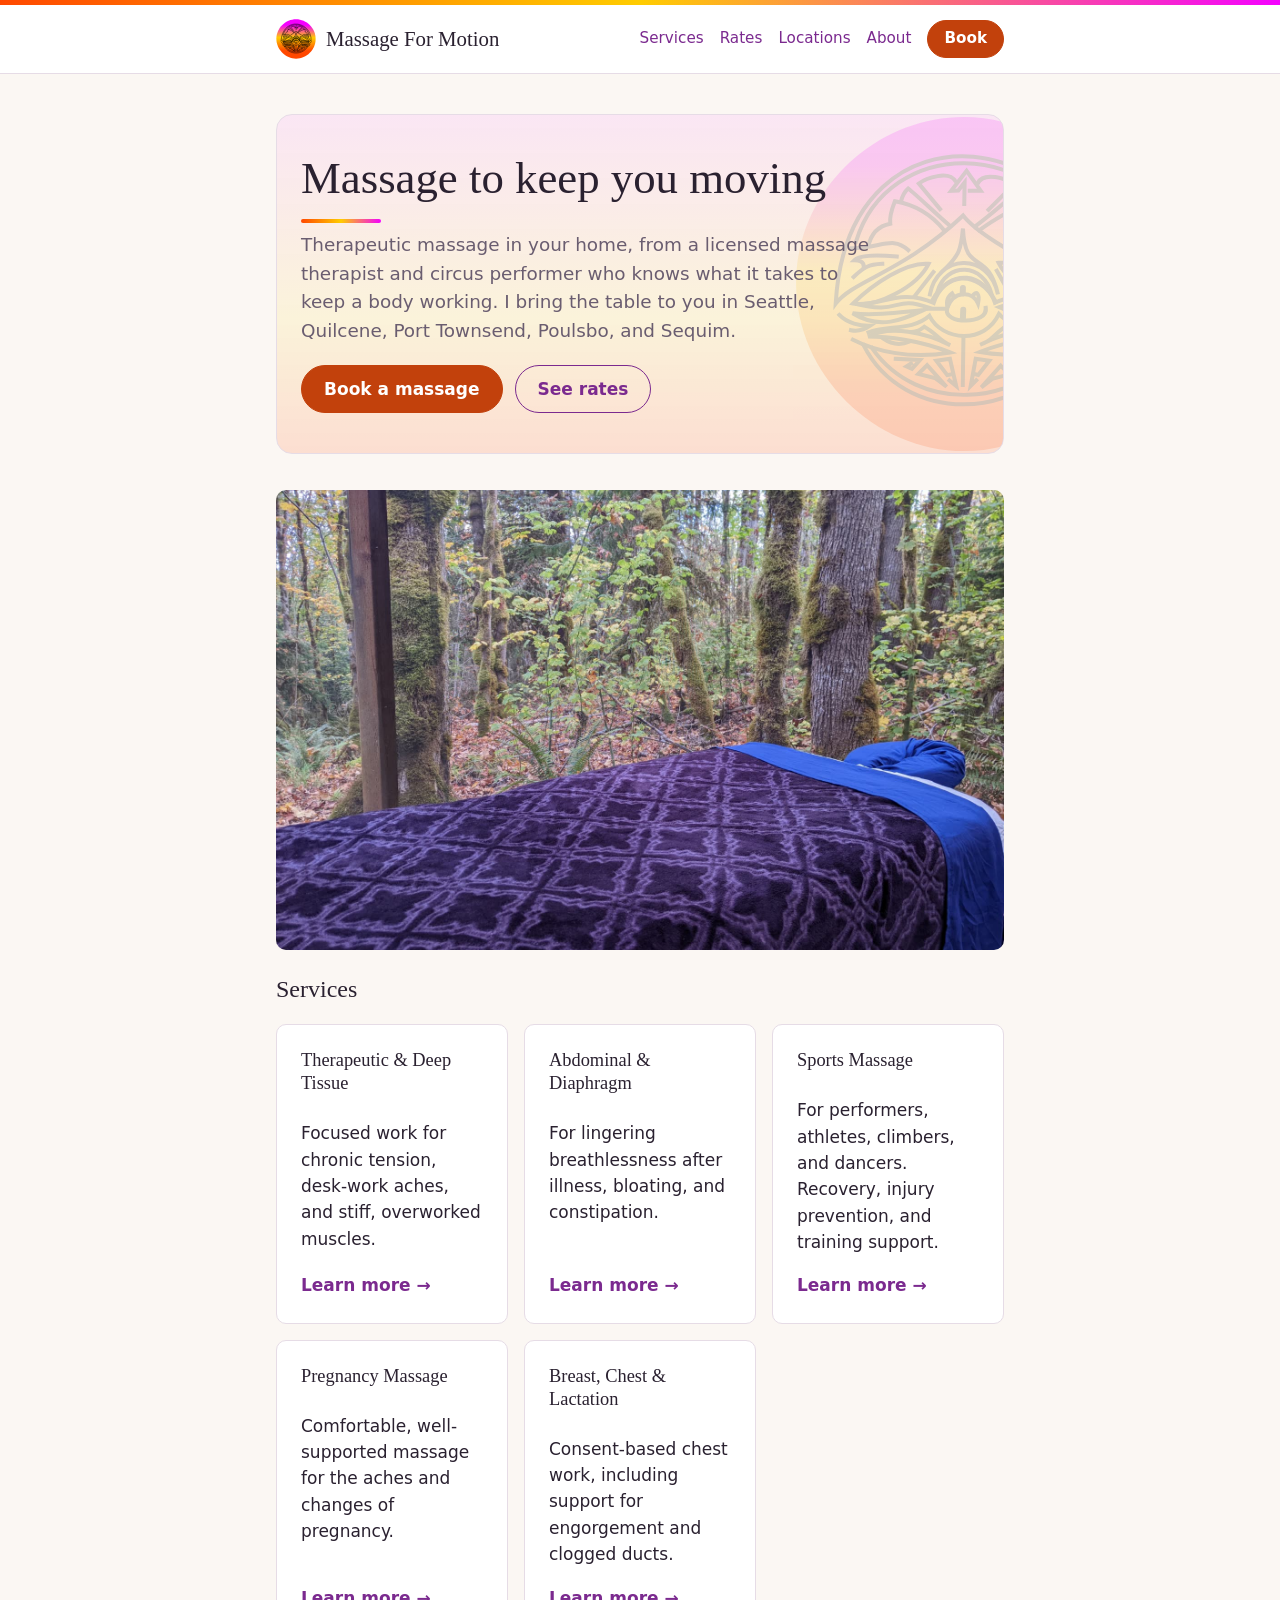
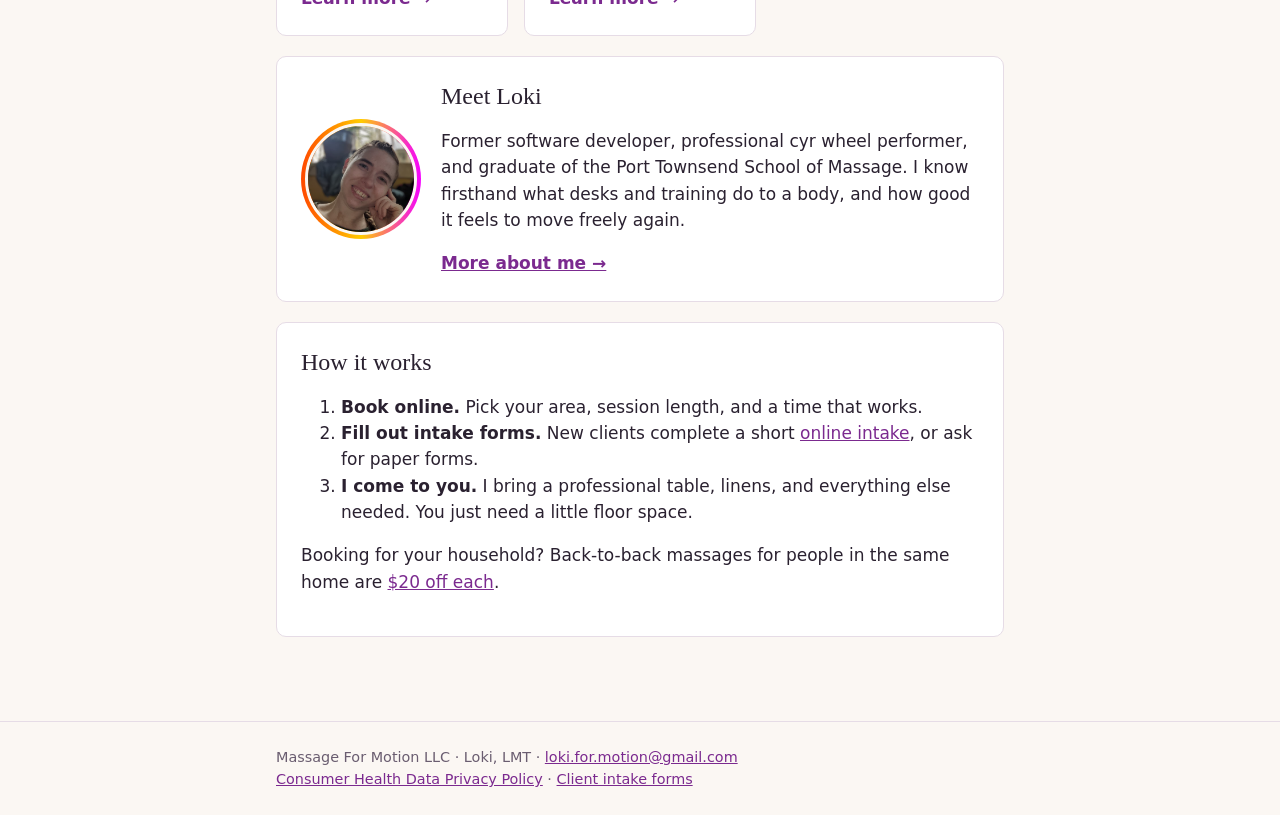
<file: index.html>
<!doctype html>
<html lang="en">
<head>
  <meta charset="utf-8">
  <meta name="viewport" content="width=device-width, initial-scale=1">
  <title>Massage For Motion</title>
  <meta name="description" content="Mobile therapeutic, deep tissue, sports, pregnancy, and lactation massage in Seattle, Quilcene, Port Townsend, Poulsbo, and Sequim. I come to you.">
  <link rel="icon" href="assets/logo.svg" type="image/svg+xml">
  <link rel="icon" href="assets/icon-32.png" sizes="32x32" type="image/png">
  <link rel="apple-touch-icon" href="assets/icon-180.png">
  <link rel="stylesheet" href="assets/style.css">
</head>
<body>
<header class="site-header">
  <div class="wrap">
    <a class="brand" href="index.html"><img src="assets/logo.svg" alt="" width="40" height="40">Massage For Motion</a>
    <nav aria-label="Main"><a href="services.html">Services</a><a href="rates.html">Rates</a><a href="locations.html">Locations</a><a href="about.html">About</a><a class="btn" href="book.html">Book</a></nav>
  </div>
</header>

<main>
<div class="wrap">
<section class="hero">
  <h1>Massage to keep you moving</h1>
  <p class="lede">Therapeutic massage in your home, from a licensed massage therapist and circus performer who knows what it takes to keep a body working. I bring the table to you in Seattle, Quilcene, Port Townsend, Poulsbo, and Sequim.</p>
  <div class="actions"><a class="btn" href="book.html">Book a massage</a><a class="btn secondary" href="rates.html">See rates</a></div>
</section>
<!-- PHOTO: save a picture as site/assets/photos/home.jpg and it appears here. Edit alt="" to describe it. -->
<figure class="photo-slot"><img src="assets/photos/home.jpg" alt="A massage table set up among mossy trees in the forest" onerror="this.parentNode.remove()"></figure>

<h2>Services</h2>
<div class="grid">
  <a class="card" href="therapeutic.html"><h3>Therapeutic &amp; Deep Tissue</h3><p>Focused work for chronic tension, desk-work aches, and stiff, overworked muscles.</p><span class="more">Learn more →</span></a>
  <a class="card" href="abdominal.html"><h3>Abdominal &amp; Diaphragm</h3><p>For lingering breathlessness after illness, bloating, and constipation.</p><span class="more">Learn more →</span></a>
  <a class="card" href="sports.html"><h3>Sports Massage</h3><p>For performers, athletes, climbers, and dancers. Recovery, injury prevention, and training support.</p><span class="more">Learn more →</span></a>
  <a class="card" href="pregnancy.html"><h3>Pregnancy Massage</h3><p>Comfortable, well-supported massage for the aches and changes of pregnancy.</p><span class="more">Learn more →</span></a>
  <a class="card" href="lactation.html"><h3>Breast, Chest &amp; Lactation</h3><p>Consent-based chest work, including support for engorgement and clogged ducts.</p><span class="more">Learn more →</span></a>
</div>

<div class="card meet">
  <div class="portrait small"><img src="assets/photos/loki.jpg" alt="Loki, smiling"></div>
  <div>
    <h2>Meet Loki</h2>
    <p>Former software developer, professional cyr wheel performer, and graduate of the Port Townsend School of Massage. I know firsthand what desks and training do to a body, and how good it feels to move freely again.</p>
    <a class="more" href="about.html">More about me →</a>
  </div>
</div>

<div class="card">
  <h2>How it works</h2>
  <ol>
    <li><strong>Book online.</strong> Pick your area, session length, and a time that works.</li>
    <li><strong>Fill out intake forms.</strong> New clients complete a short <a href="intake.html">online intake</a>, or ask for paper forms.</li>
    <li><strong>I come to you.</strong> I bring a professional table, linens, and everything else needed. You just need a little floor space.</li>
  </ol>
  <p>Booking for your household? Back-to-back massages for people in the same home are <a href="rates.html#discounts">$20 off each</a>.</p>
</div>
</div>
</main>

<footer class="site-footer">
  <div class="wrap">
    Massage For Motion LLC · Loki, LMT · <a href="mailto:loki.for.motion@gmail.com">loki.for.motion@gmail.com</a><br>
    <a href="privacy.html">Consumer Health Data Privacy Policy</a> · <a href="intake.html">Client intake forms</a>
  </div>
</footer>

</body>
</html>
</file>
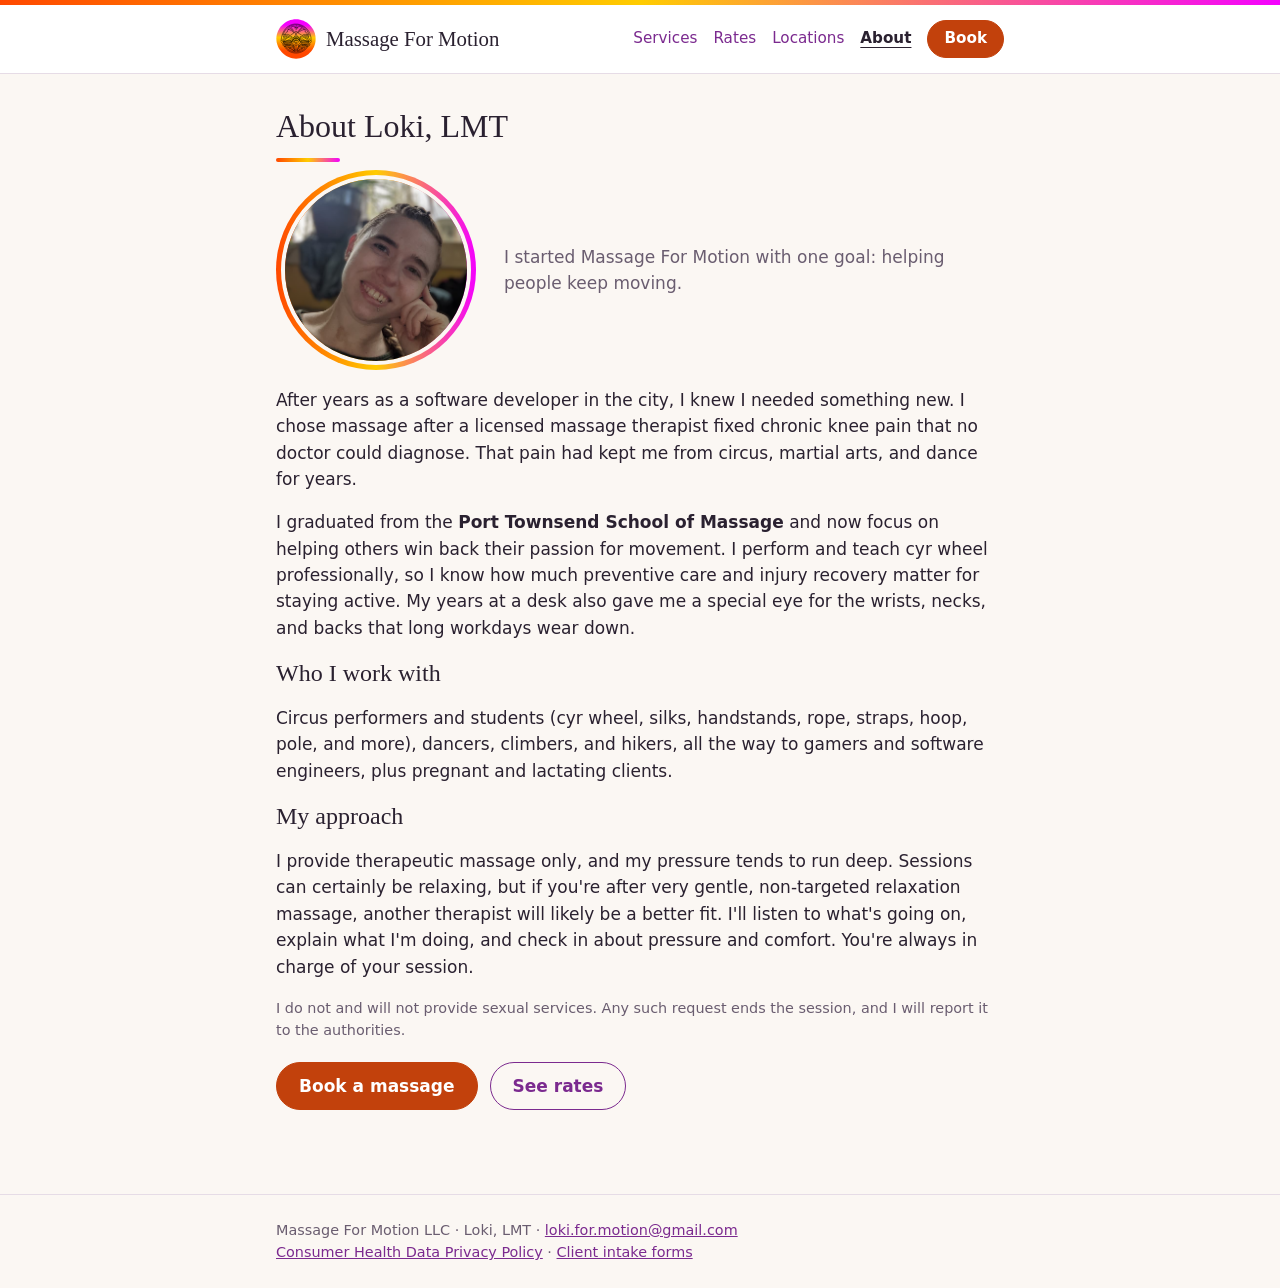
<file: about.html>
<!doctype html>
<html lang="en">
<head>
  <meta charset="utf-8">
  <meta name="viewport" content="width=device-width, initial-scale=1">
  <title>About Loki, LMT</title>
  <meta name="description" content="Loki is a licensed massage therapist, Port Townsend School of Massage graduate, former software developer, and professional cyr wheel performer.">
  <link rel="icon" href="assets/logo.svg" type="image/svg+xml">
  <link rel="icon" href="assets/icon-32.png" sizes="32x32" type="image/png">
  <link rel="apple-touch-icon" href="assets/icon-180.png">
  <link rel="stylesheet" href="assets/style.css">
</head>
<body>
<header class="site-header">
  <div class="wrap">
    <a class="brand" href="index.html"><img src="assets/logo.svg" alt="" width="40" height="40">Massage For Motion</a>
    <nav aria-label="Main"><a href="services.html">Services</a><a href="rates.html">Rates</a><a href="locations.html">Locations</a><a href="about.html" aria-current="page">About</a><a class="btn" href="book.html">Book</a></nav>
  </div>
</header>

<main>
<div class="wrap">
<h1>About Loki, LMT</h1>

<!-- PHOTO: your portrait is site/assets/photos/loki.jpg. Replace that file to change it. -->
<div class="intro-with-photo">
  <div class="portrait"><img src="assets/photos/loki.jpg" alt="Loki, smiling, resting their chin on their hand"></div>
  <p class="lede">I started Massage For Motion with one goal: helping people keep moving.</p>
</div>

<p>After years as a software developer in the city, I knew I needed something new. I chose massage after a licensed massage therapist fixed chronic knee pain that no doctor could diagnose. That pain had kept me from circus, martial arts, and dance for years.</p>

<p>I graduated from the <strong>Port Townsend School of Massage</strong> and now focus on helping others win back their passion for movement. I perform and teach cyr wheel professionally, so I know how much preventive care and injury recovery matter for staying active. My years at a desk also gave me a special eye for the wrists, necks, and backs that long workdays wear down.</p>

<h2>Who I work with</h2>
<p>Circus performers and students (cyr wheel, silks, handstands, rope, straps, hoop, pole, and more), dancers, climbers, and hikers, all the way to gamers and software engineers, plus pregnant and lactating clients.</p>

<h2>My approach</h2>
<p>I provide therapeutic massage only, and my pressure tends to run deep. Sessions can certainly be relaxing, but if you're after very gentle, non-targeted relaxation massage, another therapist will likely be a better fit. I'll listen to what's going on, explain what I'm doing, and check in about pressure and comfort. You're always in charge of your session.</p>
<p class="hint">I do not and will not provide sexual services. Any such request ends the session, and I will report it to the authorities.</p>
<div class="actions"><a class="btn" href="book.html">Book a massage</a><a class="btn secondary" href="rates.html">See rates</a></div>
</div>
</main>

<footer class="site-footer">
  <div class="wrap">
    Massage For Motion LLC · Loki, LMT · <a href="mailto:loki.for.motion@gmail.com">loki.for.motion@gmail.com</a><br>
    <a href="privacy.html">Consumer Health Data Privacy Policy</a> · <a href="intake.html">Client intake forms</a>
  </div>
</footer>

</body>
</html>
</file>
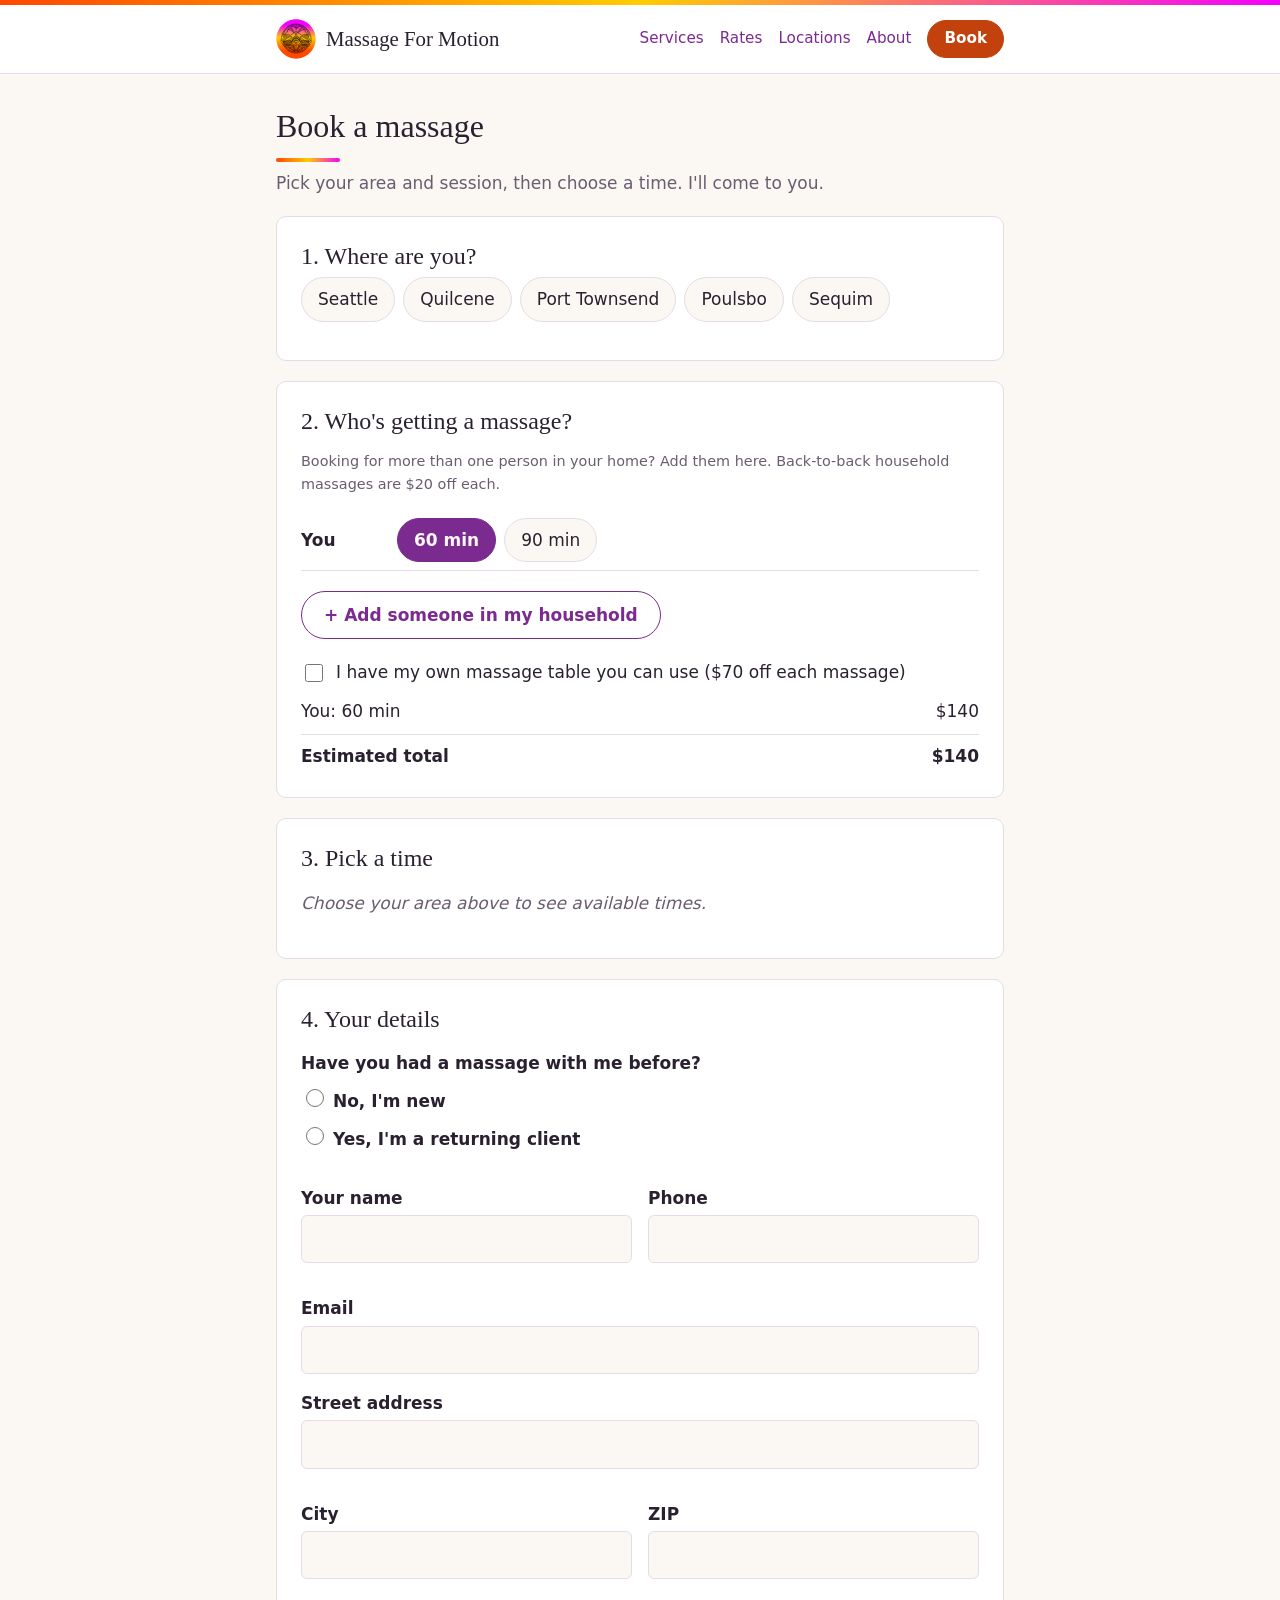
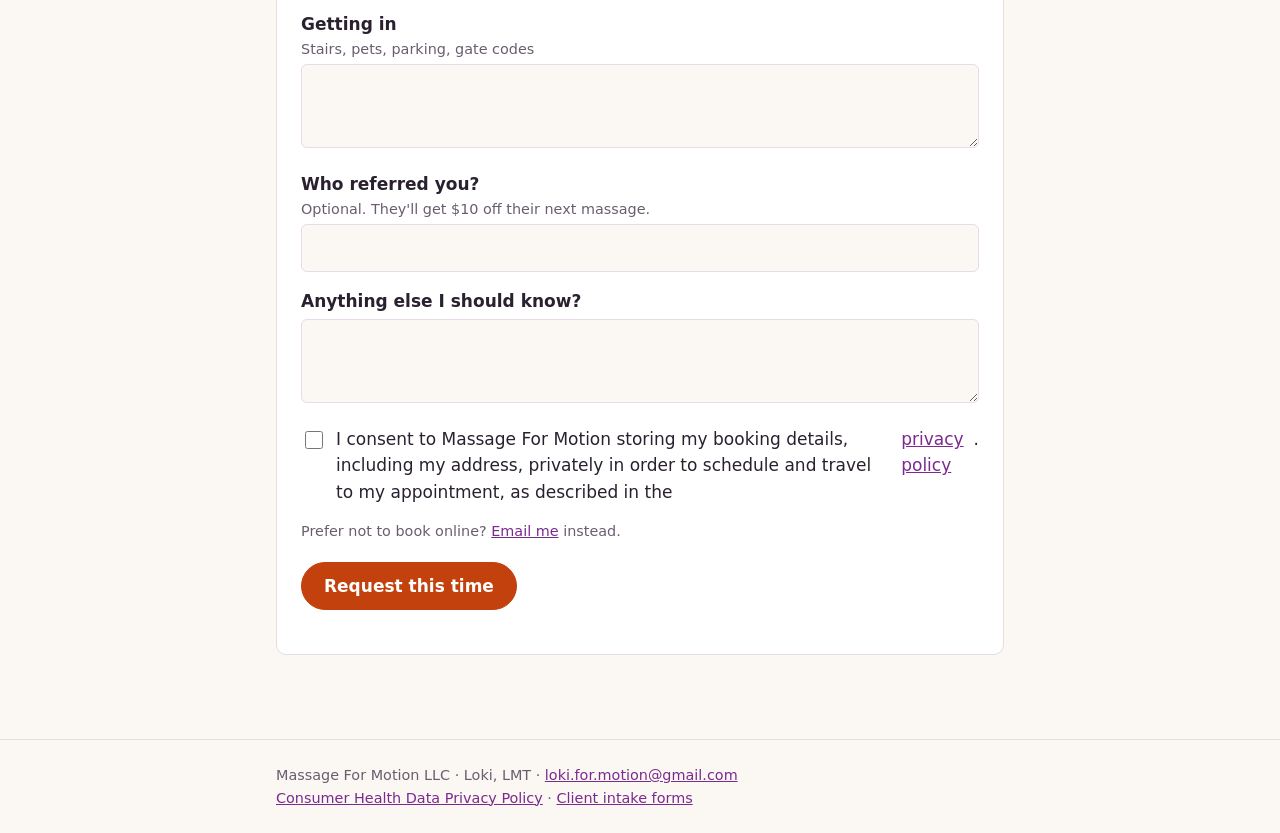
<file: book.html>
<!doctype html>
<html lang="en">
<head>
  <meta charset="utf-8">
  <meta name="viewport" content="width=device-width, initial-scale=1">
  <title>Book a Massage</title>
  <meta name="description" content="Book a mobile massage with Massage For Motion in Seattle, Quilcene, Port Townsend, Poulsbo, or Sequim.">
  <link rel="icon" href="assets/logo.svg" type="image/svg+xml">
  <link rel="icon" href="assets/icon-32.png" sizes="32x32" type="image/png">
  <link rel="apple-touch-icon" href="assets/icon-180.png">
  <link rel="stylesheet" href="assets/style.css">
</head>
<body>
<header class="site-header">
  <div class="wrap">
    <a class="brand" href="index.html"><img src="assets/logo.svg" alt="" width="40" height="40">Massage For Motion</a>
    <nav aria-label="Main"><a href="services.html">Services</a><a href="rates.html">Rates</a><a href="locations.html">Locations</a><a href="about.html">About</a><a class="btn" href="book.html">Book</a></nav>
  </div>
</header>

<main>
<div class="wrap">
<h1>Book a massage</h1>
<p class="lede">Pick your area and session, then choose a time. I'll come to you.</p>

<form id="booking" novalidate>
  <div class="hp" aria-hidden="true"><label>Leave blank <input type="text" name="website" tabindex="-1" autocomplete="off"></label></div>

  <section class="card">
    <h2>1. Where are you?</h2>
    <div class="choices" id="locations" role="group" aria-label="Area"></div>
    <p class="hint" id="location-days"></p>
  </section>

  <section class="card">
    <h2>2. Who's getting a massage?</h2>
    <p class="hint">Booking for more than one person in your home? Add them here. Back-to-back household massages are $20 off each.</p>
    <div id="people"></div>
    <div class="actions">
      <button type="button" class="btn secondary" id="add-person">+ Add someone in my household</button>
    </div>
    <label class="check"><input type="checkbox" name="ownTable" id="own-table"> I have my own massage table you can use ($70 off each massage)</label>
    <div class="summary" id="price-summary" aria-live="polite"></div>
  </section>

  <section class="card">
    <h2>3. Pick a time</h2>
    <div id="slots"><p class="loading">Choose your area above to see available times.</p></div>
  </section>

  <section class="card">
    <h2>4. Your details</h2>
    <div class="field">
      <span class="label">Have you had a massage with me before?</span>
      <label class="radio"><input type="radio" name="clientType" value="new" required> No, I'm new</label>
      <label class="radio"><input type="radio" name="clientType" value="returning"> Yes, I'm a returning client</label>
    </div>
    <div class="row">
      <div class="field"><label for="b-name">Your name</label><input type="text" id="b-name" name="name" autocomplete="name" required></div>
      <div class="field"><label for="b-phone">Phone</label><input type="tel" id="b-phone" name="phone" autocomplete="tel" required></div>
    </div>
    <div class="field"><label for="b-email">Email</label><input type="email" id="b-email" name="email" autocomplete="email" required></div>
    <div class="hidden" id="same-address-box">
      <label class="check"><input type="checkbox" name="useAddressOnFile" id="same-address" value="yes" checked> Same address and access details as my last booking</label>
      <p class="hint">Use the same email and phone as last time so I can find it. For your privacy, your address isn't shown here.</p>
    </div>
    <div id="address-fields">
      <div class="field"><label for="b-street">Street address</label><input type="text" id="b-street" name="street" autocomplete="street-address" required></div>
      <div class="row">
        <div class="field"><label for="b-city">City</label><input type="text" id="b-city" name="city" autocomplete="address-level2" required></div>
        <div class="field"><label for="b-zip">ZIP</label><input type="text" id="b-zip" name="zip" autocomplete="postal-code" inputmode="numeric" required></div>
      </div>
      <div class="field"><label for="b-access">Getting in <span class="hint">Stairs, pets, parking, gate codes</span></label><textarea id="b-access" name="access"></textarea></div>
    </div>
    <div class="field"><label for="b-ref">Who referred you? <span class="hint">Optional. They'll get $10 off their next massage.</span></label><input type="text" id="b-ref" name="referredBy"></div>
    <div class="field"><label for="b-notes">Anything else I should know?</label><textarea id="b-notes" name="notes"></textarea></div>

    <label class="check"><input type="checkbox" name="privacyConsent" value="yes" required> I consent to Massage For Motion storing my booking details, including my address, privately in order to schedule and travel to my appointment, as described in the <a href="privacy.html">privacy policy</a>.</label>
    <p class="hint">Prefer not to book online? <a href="mailto:loki.for.motion@gmail.com">Email me</a> instead.</p>

    <p class="error-msg hidden" id="book-error" role="alert"></p>
    <div class="actions"><button type="submit" class="btn" id="book-btn">Request this time</button></div>
  </section>
</form>

<section class="card hidden" id="booked" role="status">
  <h2>You're booked!</h2>
  <div id="booked-details"></div>
  <p>A confirmation email is on its way. To reschedule or cancel, just reply to it.</p>
  <p id="booked-intake" class="note hidden"><strong>New client?</strong> Please fill out the <a href="intake.html">intake forms</a> before your appointment. Everyone in your household getting a massage needs their own.</p>
</section>
</div>
</main>

<footer class="site-footer">
  <div class="wrap">
    Massage For Motion LLC · Loki, LMT · <a href="mailto:loki.for.motion@gmail.com">loki.for.motion@gmail.com</a><br>
    <a href="privacy.html">Consumer Health Data Privacy Policy</a> · <a href="intake.html">Client intake forms</a>
  </div>
</footer>
<script src="assets/config.js"></script>
<script src="assets/booking.js"></script>
</body>
</html>
</file>
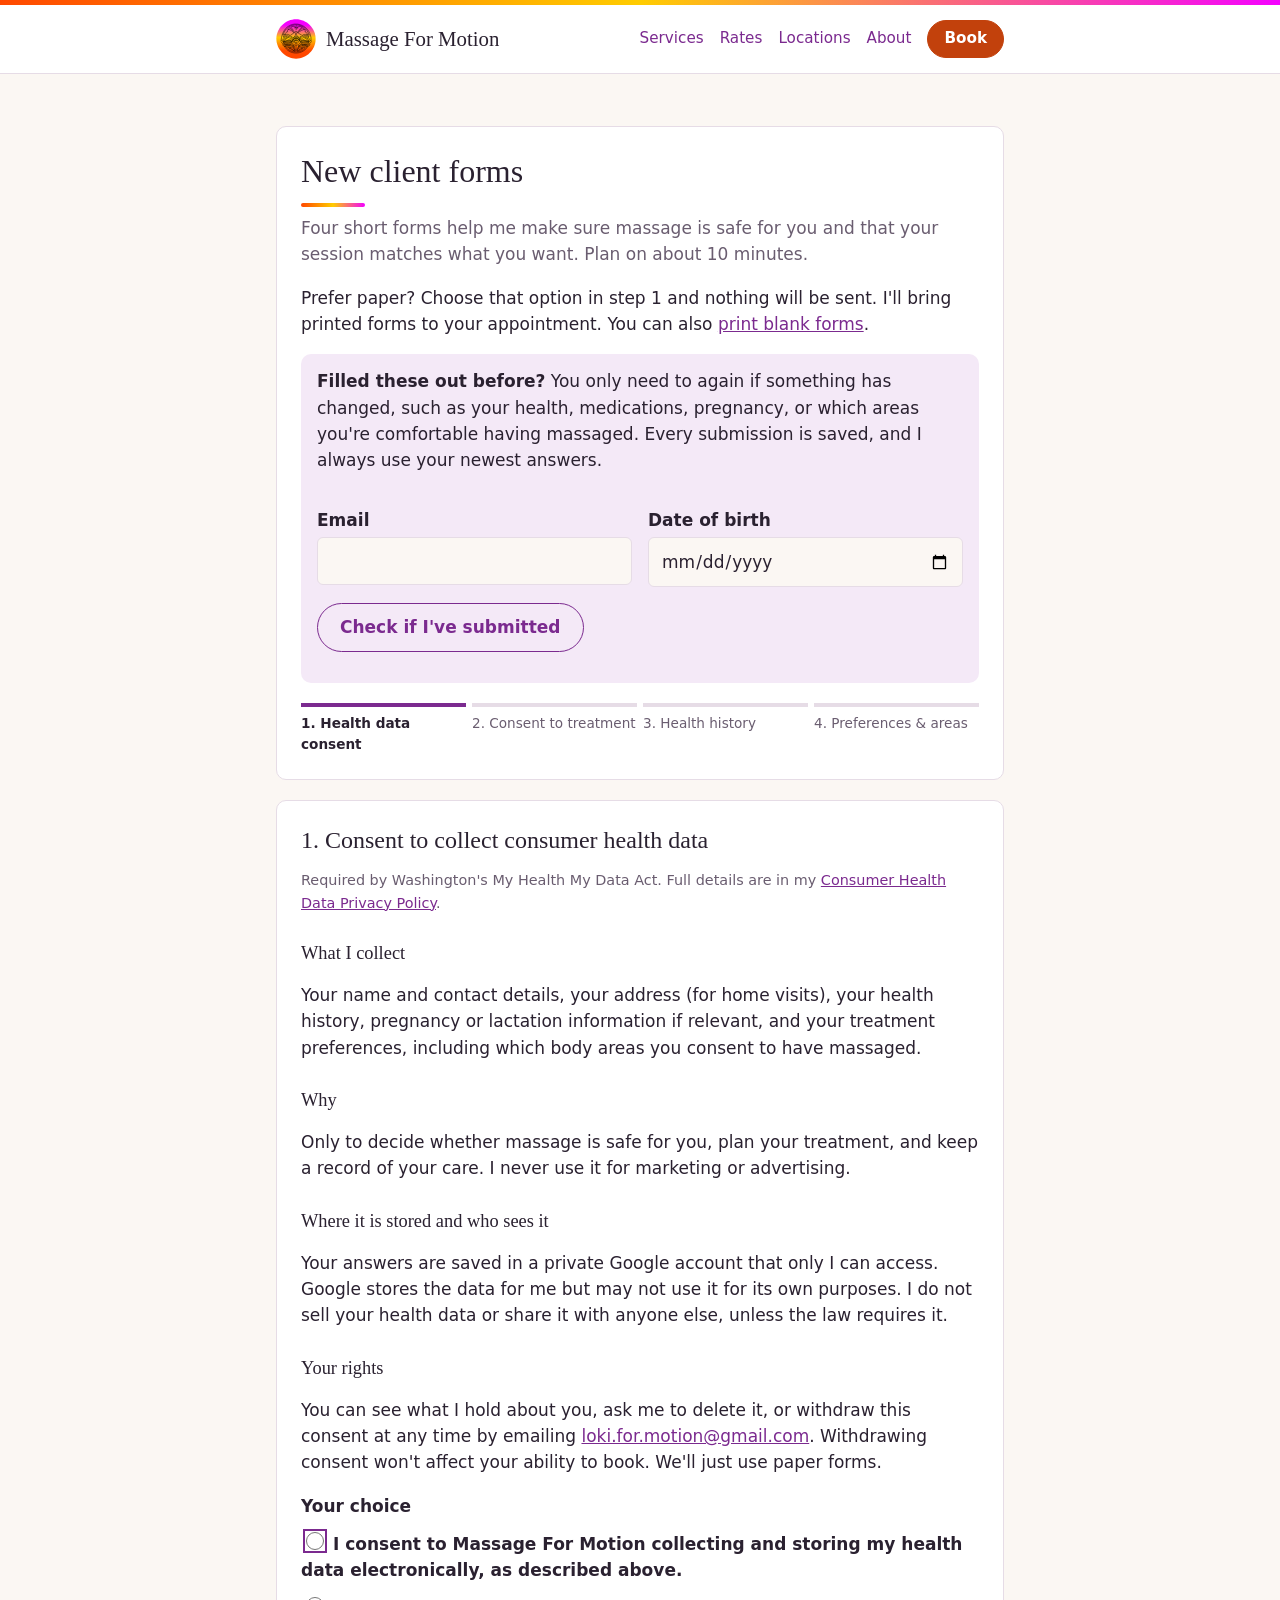
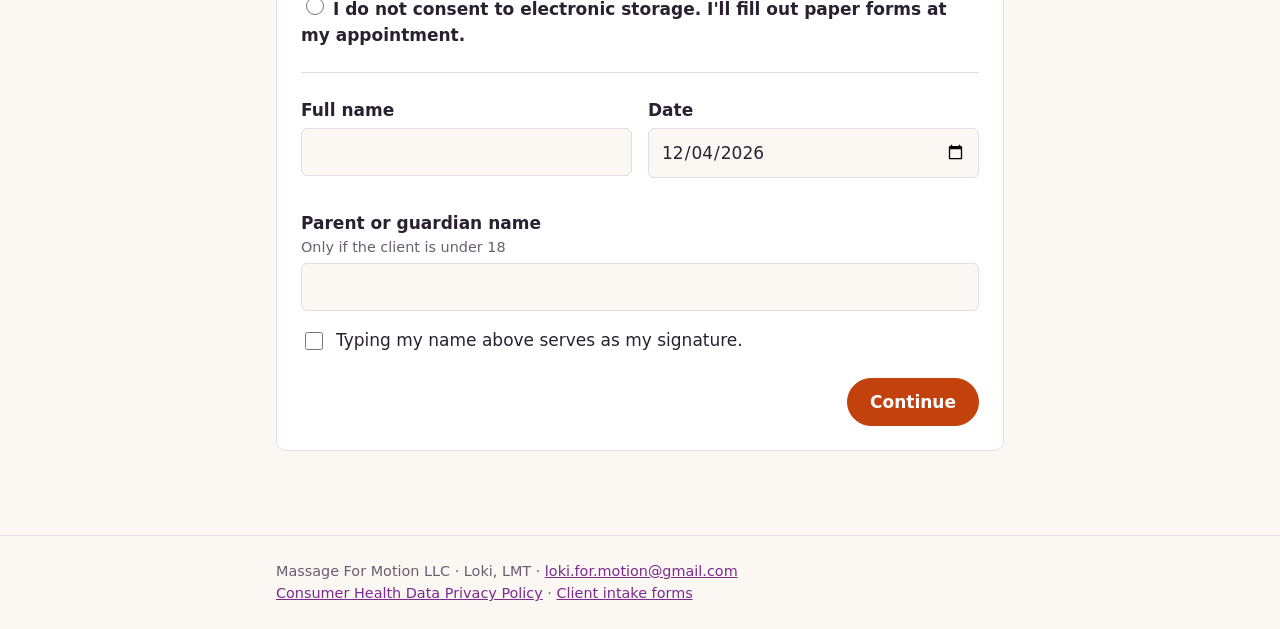
<file: intake.html>
<!doctype html>
<html lang="en">
<head>
  <meta charset="utf-8">
  <meta name="viewport" content="width=device-width, initial-scale=1">
  <title>Client Intake Forms</title>
  <meta name="description" content="New client intake forms for Massage For Motion: health data consent, treatment consent, health history, and treatment preferences.">
  <meta name="robots" content="noindex">
  <link rel="icon" href="assets/logo.svg" type="image/svg+xml">
  <link rel="icon" href="assets/icon-32.png" sizes="32x32" type="image/png">
  <link rel="apple-touch-icon" href="assets/icon-180.png">
  <link rel="stylesheet" href="assets/style.css">
</head>
<body>
<header class="site-header">
  <div class="wrap">
    <a class="brand" href="index.html"><img src="assets/logo.svg" alt="" width="40" height="40">Massage For Motion</a>
    <nav aria-label="Main"><a href="services.html">Services</a><a href="rates.html">Rates</a><a href="locations.html">Locations</a><a href="about.html">About</a><a class="btn" href="book.html">Book</a></nav>
  </div>
</header>

<main>
<div class="wrap">

  <div class="print-only">
    <h1>Massage For Motion — Client Intake Forms</h1>
    <p>Loki, LMT · loki.for.motion@gmail.com</p>
  </div>

  <section class="card intro-card">
    <h1>New client forms</h1>
    <p class="lede">Four short forms help me make sure massage is safe for you and that your session matches what you want. Plan on about 10 minutes.</p>
    <p>Prefer paper? Choose that option in step 1 and nothing will be sent. I'll bring printed forms to your appointment. You can also <a href="#" id="print-link">print blank forms</a>.</p>
    <div class="note" id="status-box">
      <p style="margin-top:0"><strong>Filled these out before?</strong> You only need to again if something has changed, such as your health, medications, pregnancy, or which areas you're comfortable having massaged. Every submission is saved, and I always use your newest answers.</p>
      <div class="row">
        <div class="field"><label for="st-email">Email</label><input type="email" id="st-email" autocomplete="email"></div>
        <div class="field"><label for="st-dob">Date of birth</label><input type="date" id="st-dob" autocomplete="bday"></div>
      </div>
      <button type="button" class="btn secondary" id="st-check">Check if I've submitted</button>
      <p id="st-result" role="status" aria-live="polite" style="margin-bottom:0"></p>
    </div>
    <ol class="progress" id="progress" aria-label="Form progress">
      <li data-step="1">1. Health data consent</li>
      <li data-step="2">2. Consent to treatment</li>
      <li data-step="3">3. Health history</li>
      <li data-step="4">4. Preferences &amp; areas</li>
    </ol>
  </section>

  <form id="intake" novalidate>
    <!-- spam trap: real people never see or fill this -->
    <div class="hp" aria-hidden="true"><label>Leave blank <input type="text" name="website" tabindex="-1" autocomplete="off"></label></div>

    <!-- ===================== 1. MHMDA CONSENT ===================== -->
    <section class="step card" data-step="1">
      <h2>1. Consent to collect consumer health data</h2>
      <p class="hint">Required by Washington's My Health My Data Act. Full details are in my <a href="privacy.html">Consumer Health Data Privacy Policy</a>.</p>

      <h3>What I collect</h3>
      <p>Your name and contact details, your address (for home visits), your health history, pregnancy or lactation information if relevant, and your treatment preferences, including which body areas you consent to have massaged.</p>

      <h3>Why</h3>
      <p>Only to decide whether massage is safe for you, plan your treatment, and keep a record of your care. I never use it for marketing or advertising.</p>

      <h3>Where it is stored and who sees it</h3>
      <p>Your answers are saved in a private Google account that only I can access. Google stores the data for me but may not use it for its own purposes. I do not sell your health data or share it with anyone else, unless the law requires it.</p>

      <h3>Your rights</h3>
      <p>You can see what I hold about you, ask me to delete it, or withdraw this consent at any time by emailing <a href="mailto:loki.for.motion@gmail.com">loki.for.motion@gmail.com</a>. Withdrawing consent won't affect your ability to book. We'll just use paper forms.</p>

      <div class="field" role="radiogroup" aria-labelledby="consent-q">
        <span class="label" id="consent-q">Your choice</span>
        <label class="radio"><input type="radio" name="dataConsent" value="electronic" required> I consent to Massage For Motion collecting and storing my health data electronically, as described above.</label>
        <label class="radio"><input type="radio" name="dataConsent" value="paper"> I do not consent to electronic storage. I'll fill out paper forms at my appointment.</label>
      </div>

      <div class="signature" id="consent-signature">
        <div class="row">
          <div class="field"><label for="c-name">Full name</label><input type="text" id="c-name" name="consentName" autocomplete="name" required></div>
          <div class="field"><label for="c-date">Date</label><input type="date" id="c-date" name="consentDate" required></div>
        </div>
        <div class="field"><label for="c-guardian">Parent or guardian name <span class="hint">Only if the client is under 18</span></label><input type="text" id="c-guardian" name="consentGuardian"></div>
        <label class="check"><input type="checkbox" name="consentSigned" value="yes" required> Typing my name above serves as my signature.</label>
      </div>

      <div class="note hidden" id="paper-note" role="status">
        <strong>No problem.</strong> Nothing has been sent. Please mention that you'd like paper forms when you book, and I'll bring them to your appointment. You can close this page.
      </div>

      <div class="step-nav"><span></span><button type="button" class="btn" data-next>Continue</button></div>
    </section>

    <!-- ===================== 2. TREATMENT CONSENT ===================== -->
    <section class="step card hidden" data-step="2">
      <h2>2. Informed consent &amp; release</h2>
      <p class="hint">Please check each statement.</p>
      <ul class="agree-list">
        <li><label class="check"><input type="checkbox" name="tc_consent" value="yes" required> I give permission to receive massage from Loki, LMT, of Massage For Motion LLC.</label></li>
        <li><label class="check"><input type="checkbox" name="tc_notMedical" value="yes" required> I understand massage is not a substitute for conventional (Western) medical care or prescribed medications.</label></li>
        <li><label class="check"><input type="checkbox" name="tc_noDiagnose" value="yes" required> I understand a massage therapist cannot diagnose, give a prognosis, or prescribe. I'll see a healthcare provider for those.</label></li>
        <li><label class="check"><input type="checkbox" name="tc_cleared" value="yes" required> If I have a medical condition, my healthcare provider has cleared me to receive massage.</label></li>
        <li><label class="check"><input type="checkbox" name="tc_risks" value="yes" required> I understand the risks of massage, including minor bruising, short-term muscle soreness, and aggravating an injury I didn't know about.</label></li>
        <li><label class="check"><input type="checkbox" name="tc_disclose" value="yes" required> I will tell my therapist about all medical conditions and medications, and about any changes, so they can tell whether massage is safe for me.</label></li>
        <li><label class="check"><input type="checkbox" name="tc_communicate" value="yes" required> I'm responsible for speaking up about pain or discomfort during the session. Pressure and technique will be adjusted, or the session stopped, whenever I ask.</label></li>
        <li><label class="check"><input type="checkbox" name="tc_questions" value="yes" required> I can ask questions at any time and will have the chance to ask them before my session begins.</label></li>
        <li><label class="check"><input type="checkbox" name="tc_professional" value="yes" required> I understand this is therapeutic massage only. Any sexual remark or request ends the session immediately, and full payment is still due.</label></li>
        <li><label class="check"><input type="checkbox" name="tc_release" value="yes" required> Having understood the above, I release Massage For Motion LLC and its therapist from liability for these known risks. This does not cover negligence.</label></li>
      </ul>

      <div class="signature">
        <div class="row">
          <div class="field"><label for="t-name">Full name</label><input type="text" id="t-name" name="treatName" autocomplete="name" required></div>
          <div class="field"><label for="t-date">Date</label><input type="date" id="t-date" name="treatDate" required></div>
        </div>
        <div class="field"><label for="t-guardian">Parent or guardian name <span class="hint">Only if the client is under 18</span></label><input type="text" id="t-guardian" name="treatGuardian"></div>
        <label class="check"><input type="checkbox" name="treatSigned" value="yes" required> Typing my name above serves as my signature.</label>
      </div>

      <div class="step-nav"><button type="button" class="btn secondary" data-back>Back</button><button type="button" class="btn" data-next>Continue</button></div>
    </section>

    <!-- ===================== 3. HEALTH HISTORY ===================== -->
    <section class="step card hidden" data-step="3">
      <h2>3. Health history</h2>
      <p class="hint">This tells me whether to adjust or avoid certain techniques. Answer as fully as you're comfortable with.</p>

      <h3>About you</h3>
      <div class="row">
        <div class="field"><label for="h-name">Full name</label><input type="text" id="h-name" name="name" autocomplete="name" required></div>
        <div class="field"><label for="h-dob">Date of birth</label><input type="date" id="h-dob" name="dob" autocomplete="bday" required></div>
        <div class="field"><label for="h-phone">Phone</label><input type="tel" id="h-phone" name="phone" autocomplete="tel" required></div>
        <div class="field"><label for="h-email">Email</label><input type="email" id="h-email" name="email" autocomplete="email" required></div>
        <div class="field"><label for="h-ec">Emergency contact name</label><input type="text" id="h-ec" name="emergencyName"></div>
        <div class="field"><label for="h-ecp">Emergency contact phone</label><input type="tel" id="h-ecp" name="emergencyPhone"></div>
      </div>
      <div class="field"><label for="h-occ">Occupation and regular activities <span class="hint">e.g. desk work, climbing, aerial, running</span></label><input type="text" id="h-occ" name="activities"></div>

      <h3>Right now</h3>
      <div class="field"><label for="h-pain">Current pain, injuries, or problem areas <span class="hint">Where, how long, and what caused it, if known</span></label><textarea id="h-pain" name="currentPain"></textarea></div>
      <div class="field"><label for="h-surg">Surgeries or injuries in the past 2 years <span class="hint">What and when</span></label><textarea id="h-surg" name="recentSurgery"></textarea></div>
      <div class="field"><label for="h-care">Are you currently seeing a healthcare provider for anything? <span class="hint">Doctor, physical therapist, chiropractor, etc.</span></label><textarea id="h-care" name="currentCare"></textarea></div>
      <div class="field"><label for="h-meds">Medications and supplements <span class="hint">Especially blood thinners, pain relievers, muscle relaxants, or steroids</span></label><textarea id="h-meds" name="medications"></textarea></div>
      <div class="field"><label for="h-allergy">Allergies or sensitivities <span class="hint">Oils, lotions, nuts, latex, scents, detergents</span></label><input type="text" id="h-allergy" name="allergies"></div>

      <h3>Do any of these apply to you, now or in the past?</h3>
      <p class="hint">Check all that apply.</p>
      <div class="checks-grid">
        <label class="check"><input type="checkbox" name="conditions" value="Fever, cold, flu, or other current illness"> Fever, cold, flu, or other current illness</label>
        <label class="check"><input type="checkbox" name="conditions" value="Contagious skin condition"> Contagious skin condition (e.g. ringworm, scabies, impetigo)</label>
        <label class="check"><input type="checkbox" name="conditions" value="Open wounds, rash, burns, or sunburn"> Open wounds, rash, burns, or sunburn</label>
        <label class="check"><input type="checkbox" name="conditions" value="Blood clots / DVT"> Blood clots or deep vein thrombosis (DVT)</label>
        <label class="check"><input type="checkbox" name="conditions" value="Varicose veins"> Varicose veins</label>
        <label class="check"><input type="checkbox" name="conditions" value="Bleeding disorder or easy bruising"> Bleeding disorder or bruise easily</label>
        <label class="check"><input type="checkbox" name="conditions" value="Heart condition or pacemaker"> Heart condition or pacemaker</label>
        <label class="check"><input type="checkbox" name="conditions" value="High blood pressure"> High blood pressure</label>
        <label class="check"><input type="checkbox" name="conditions" value="Low blood pressure or fainting"> Low blood pressure or fainting</label>
        <label class="check"><input type="checkbox" name="conditions" value="Stroke"> Stroke</label>
        <label class="check"><input type="checkbox" name="conditions" value="Diabetes"> Diabetes</label>
        <label class="check"><input type="checkbox" name="conditions" value="Numbness, tingling, or neuropathy"> Numbness, tingling, or neuropathy</label>
        <label class="check"><input type="checkbox" name="conditions" value="Osteoporosis"> Osteoporosis</label>
        <label class="check"><input type="checkbox" name="conditions" value="Fracture, sprain, or strain in last 6 weeks"> Fracture, sprain, or strain in the last 6 weeks</label>
        <label class="check"><input type="checkbox" name="conditions" value="Joint replacement or metal hardware"> Joint replacement or metal hardware</label>
        <label class="check"><input type="checkbox" name="conditions" value="Herniated disc or sciatica"> Herniated disc or sciatica</label>
        <label class="check"><input type="checkbox" name="conditions" value="Arthritis"> Arthritis</label>
        <label class="check"><input type="checkbox" name="conditions" value="Fibromyalgia or autoimmune condition"> Fibromyalgia or autoimmune condition</label>
        <label class="check"><input type="checkbox" name="conditions" value="Cancer (current or past)"> Cancer, current or past</label>
        <label class="check"><input type="checkbox" name="conditions" value="Lymph node removal or lymphedema"> Lymph node removal or lymphedema</label>
        <label class="check"><input type="checkbox" name="conditions" value="Kidney or liver disease"> Kidney or liver disease</label>
        <label class="check"><input type="checkbox" name="conditions" value="Seizures or epilepsy"> Seizures or epilepsy</label>
        <label class="check"><input type="checkbox" name="conditions" value="Headaches or migraines"> Headaches or migraines</label>
        <label class="check"><input type="checkbox" name="conditions" value="Jaw pain / TMJ"> Jaw pain or TMJ</label>
        <label class="check"><input type="checkbox" name="conditions" value="Hernia"> Hernia</label>
        <label class="check"><input type="checkbox" name="conditions" value="Abdominal aortic aneurysm"> Abdominal aortic aneurysm</label>
        <label class="check"><input type="checkbox" name="conditions" value="Asthma, COPD, or other lung condition"> Asthma, COPD, or other lung condition</label>
        <label class="check"><input type="checkbox" name="conditions" value="Lingering breathing issues after illness"> Lingering breathing issues after illness (e.g. long COVID)</label>
        <label class="check"><input type="checkbox" name="conditions" value="Digestive condition"> Digestive condition (e.g. IBS, Crohn's)</label>
        <label class="check"><input type="checkbox" name="conditions" value="Breast or chest implants or surgery"> Breast or chest implants or surgery</label>
        <label class="check"><input type="checkbox" name="conditions" value="Recent injection or vaccination"> Injection or vaccination in the last week</label>
      </div>
      <div class="field"><label for="h-cond">Details on anything checked, or anything else I should know</label><textarea id="h-cond" name="conditionDetails"></textarea></div>

      <h3>Pregnancy, postpartum &amp; lactation</h3>
      <div class="field">
        <span class="label">Which applies to you right now?</span>
        <label class="check"><input type="checkbox" name="repro" value="pregnant" data-toggle="pregnancy-q"> Currently pregnant</label>
        <label class="check"><input type="checkbox" name="repro" value="postpartum" data-toggle="postpartum-q"> Gave birth in the past year</label>
        <label class="check"><input type="checkbox" name="repro" value="lactating" data-toggle="lactation-q"> Breastfeeding, chestfeeding, or pumping</label>
        <span class="hint">Leave these blank if none apply.</span>
      </div>

      <div class="conditional hidden" id="pregnancy-q">
        <div class="row">
          <div class="field"><label for="p-weeks">Weeks pregnant</label><input type="number" id="p-weeks" name="pregWeeks" min="1" max="45"></div>
          <div class="field"><label for="p-due">Due date</label><input type="date" id="p-due" name="pregDue"></div>
        </div>
        <span class="label">Check any that apply to this pregnancy</span>
        <div class="checks-grid">
          <label class="check"><input type="checkbox" name="pregFlags" value="High-risk pregnancy"> Considered high-risk</label>
          <label class="check"><input type="checkbox" name="pregFlags" value="Preeclampsia or high blood pressure"> Preeclampsia or high blood pressure</label>
          <label class="check"><input type="checkbox" name="pregFlags" value="Gestational diabetes"> Gestational diabetes</label>
          <label class="check"><input type="checkbox" name="pregFlags" value="Placenta previa or abruption"> Placenta previa or abruption</label>
          <label class="check"><input type="checkbox" name="pregFlags" value="Vaginal bleeding"> Vaginal bleeding</label>
          <label class="check"><input type="checkbox" name="pregFlags" value="Sudden swelling"> Sudden swelling of hands, face, or legs</label>
          <label class="check"><input type="checkbox" name="pregFlags" value="Preterm labor (now or history)"> Preterm labor, now or in the past</label>
          <label class="check"><input type="checkbox" name="pregFlags" value="Severe nausea / hyperemesis"> Severe nausea (hyperemesis)</label>
        </div>
        <div class="field"><label for="p-ok">Has your prenatal care provider said massage is OK? <span class="hint">Required if any of the above apply</span></label>
          <select id="p-ok" name="pregProviderOk"><option value="">Choose…</option><option>Yes</option><option>Haven't asked</option><option>They advised against it</option></select></div>
      </div>

      <div class="conditional hidden" id="postpartum-q">
        <div class="row">
          <div class="field"><label for="pp-date">Birth date</label><input type="date" id="pp-date" name="birthDate"></div>
          <div class="field"><label for="pp-type">Type of birth</label>
            <select id="pp-type" name="birthType"><option value="">Choose…</option><option>Vaginal</option><option>Cesarean</option><option>Prefer not to say</option></select></div>
        </div>
        <div class="field"><label for="pp-notes">Complications, healing concerns, or clearance from your provider</label><textarea id="pp-notes" name="postpartumNotes"></textarea></div>
      </div>

      <div class="conditional hidden" id="lactation-q">
        <span class="label">Check any you're experiencing now</span>
        <div class="checks-grid">
          <label class="check"><input type="checkbox" name="lactFlags" value="Engorgement"> Engorgement</label>
          <label class="check"><input type="checkbox" name="lactFlags" value="Clogged ducts"> Clogged ducts or lumps</label>
          <label class="check"><input type="checkbox" name="lactFlags" value="Mastitis signs"> Redness, heat, fever, or flu-like feeling (possible mastitis)</label>
          <label class="check"><input type="checkbox" name="lactFlags" value="Nipple pain or damage"> Nipple pain or damage</label>
          <label class="check"><input type="checkbox" name="lactFlags" value="Low or high supply concerns"> Supply concerns</label>
        </div>
        <div class="field"><label for="l-ibclc">Lactation consultant or provider you're working with <span class="hint">Optional</span></label><input type="text" id="l-ibclc" name="lactProvider"></div>
      </div>

      <div class="signature">
        <label class="check"><input type="checkbox" name="historyAccurate" value="yes" required> This information is accurate to the best of my knowledge, and I'll tell my therapist about any changes before future sessions.</label>
      </div>

      <div class="step-nav"><button type="button" class="btn secondary" data-back>Back</button><button type="button" class="btn" data-next>Continue</button></div>
    </section>

    <!-- ===================== 4. PREFERENCES & AREA CONSENT ===================== -->
    <section class="step card hidden" data-step="4">
      <h2>4. Treatment preferences &amp; consent for specific areas</h2>

      <h3>Goals</h3>
      <div class="field"><label for="g-goals">What would you like to get out of massage?</label><textarea id="g-goals" name="goals" placeholder="e.g. recover from shoulder strain, loosen up for training, relieve desk-work neck tension"></textarea></div>
      <div class="field"><label for="g-focus">Areas you'd most like worked on</label><input type="text" id="g-focus" name="focusAreas"></div>

      <h3>Pressure</h3>
      <div class="field" role="radiogroup" aria-label="Pressure preference">
        <label class="radio"><input type="radio" name="pressure" value="Light"> Light</label>
        <label class="radio"><input type="radio" name="pressure" value="Medium"> Medium</label>
        <label class="radio"><input type="radio" name="pressure" value="Firm"> Firm</label>
        <label class="radio"><input type="radio" name="pressure" value="Deep"> Deep</label>
        <label class="radio"><input type="radio" name="pressure" value="Not sure"> Not sure. Let's figure it out together.</label>
      </div>

      <h3>Areas NOT to massage</h3>
      <p class="hint">Check any you'd like me to avoid completely.</p>
      <div class="checks-grid">
        <label class="check"><input type="checkbox" name="avoid" value="Scalp"> Scalp</label>
        <label class="check"><input type="checkbox" name="avoid" value="Face"> Face</label>
        <label class="check"><input type="checkbox" name="avoid" value="Front of neck"> Front of neck</label>
        <label class="check"><input type="checkbox" name="avoid" value="Back of neck"> Back of neck</label>
        <label class="check"><input type="checkbox" name="avoid" value="Shoulders"> Shoulders</label>
        <label class="check"><input type="checkbox" name="avoid" value="Upper chest / pecs"> Upper chest / pecs (not breast tissue)</label>
        <label class="check"><input type="checkbox" name="avoid" value="Upper back"> Upper back</label>
        <label class="check"><input type="checkbox" name="avoid" value="Lower back"> Lower back</label>
        <label class="check"><input type="checkbox" name="avoid" value="Arms"> Arms</label>
        <label class="check"><input type="checkbox" name="avoid" value="Hands"> Hands</label>
        <label class="check"><input type="checkbox" name="avoid" value="Hips"> Hips</label>
        <label class="check"><input type="checkbox" name="avoid" value="Front of thighs"> Front of thighs</label>
        <label class="check"><input type="checkbox" name="avoid" value="Back of thighs"> Back of thighs</label>
        <label class="check"><input type="checkbox" name="avoid" value="Inner thighs"> Inner thighs</label>
        <label class="check"><input type="checkbox" name="avoid" value="Calves"> Calves</label>
        <label class="check"><input type="checkbox" name="avoid" value="Feet"> Feet</label>
      </div>
      <div class="field"><label for="a-other">Anything else to avoid</label><input type="text" id="a-other" name="avoidOther"></div>

      <h3>Consent for sensitive areas</h3>
      <p>These areas are only worked on with your explicit permission. Please choose one option for each. <strong>Genitals are always covered and never massaged.</strong> If an area is undraped, only that area is uncovered, only while it's being worked on.</p>
      <table class="consent-table">
        <thead><tr><th>Area</th><th>Do not massage</th><th>Over the sheet only</th><th>OK to undrape</th></tr></thead>
        <tbody>
          <tr>
            <td class="area">Breast / chest tissue</td>
            <td><label><input type="radio" name="consentBreast" value="Do not massage" required> Do not massage</label></td>
            <td><label><input type="radio" name="consentBreast" value="Over the sheet only"> Over the sheet only</label></td>
            <td><label><input type="radio" name="consentBreast" value="OK to undrape"> OK to undrape</label></td>
          </tr>
          <tr>
            <td class="area">Abdomen</td>
            <td><label><input type="radio" name="consentAbdomen" value="Do not massage" required> Do not massage</label></td>
            <td><label><input type="radio" name="consentAbdomen" value="Over the sheet only"> Over the sheet only</label></td>
            <td><label><input type="radio" name="consentAbdomen" value="OK to undrape"> OK to undrape</label></td>
          </tr>
          <tr>
            <td class="area">Glutes</td>
            <td><label><input type="radio" name="consentGlutes" value="Do not massage" required> Do not massage</label></td>
            <td><label><input type="radio" name="consentGlutes" value="Over the sheet only"> Over the sheet only</label></td>
            <td><label><input type="radio" name="consentGlutes" value="OK to undrape"> OK to undrape</label></td>
          </tr>
        </tbody>
      </table>
      <p class="note">I'll check in with you out loud before working on any of these areas. You can change or withdraw consent at any time, including during the session, and I'll stop right away.</p>

      <h3>Comfort</h3>
      <div class="row">
        <div class="field"><label for="c-lotion">Oil or lotion</label>
          <select id="c-lotion" name="lotion"><option value="">No preference</option><option>Unscented only</option><option>Light scent is fine</option><option>As little as possible</option></select></div>
        <div class="field"><label for="c-talk">Talking during the session</label>
          <select id="c-talk" name="conversation"><option value="">No preference</option><option>Mostly quiet</option><option>Happy to chat</option></select></div>
      </div>
      <div class="field"><label for="c-home">Anything I should know about your home <span class="hint">Stairs, pets, parking, gate codes. You can also share this privately when we confirm.</span></label><textarea id="c-home" name="homeNotes"></textarea></div>

      <div class="signature">
        <div class="row">
          <div class="field"><label for="s-name">Full name</label><input type="text" id="s-name" name="prefName" autocomplete="name" required></div>
          <div class="field"><label for="s-date">Date</label><input type="date" id="s-date" name="prefDate" required></div>
        </div>
        <div class="field"><label for="s-guardian">Parent or guardian name <span class="hint">Only if the client is under 18</span></label><input type="text" id="s-guardian" name="prefGuardian"></div>
        <label class="check"><input type="checkbox" name="prefSigned" value="yes" required> I give the consent described above. Typing my name serves as my signature.</label>
      </div>

      <p class="error-msg hidden" id="submit-error" role="alert"></p>
      <div class="step-nav"><button type="button" class="btn secondary" data-back>Back</button><button type="submit" class="btn" id="submit-btn">Submit forms</button></div>
    </section>
  </form>

  <section class="card hidden" id="done" role="status">
    <h2>Thank you!</h2>
    <p>Your forms were sent securely. I'll review them before your appointment and follow up if I have any questions.</p>
    <p>See you soon,<br>Loki</p>
  </section>

</div>
</main>

<footer class="site-footer">
  <div class="wrap">
    Massage For Motion LLC · Loki, LMT · <a href="mailto:loki.for.motion@gmail.com">loki.for.motion@gmail.com</a><br>
    <a href="privacy.html">Consumer Health Data Privacy Policy</a> · <a href="intake.html">Client intake forms</a>
  </div>
</footer>

<script src="assets/config.js"></script>
<script src="assets/intake.js"></script>
</body>
</html>
</file>
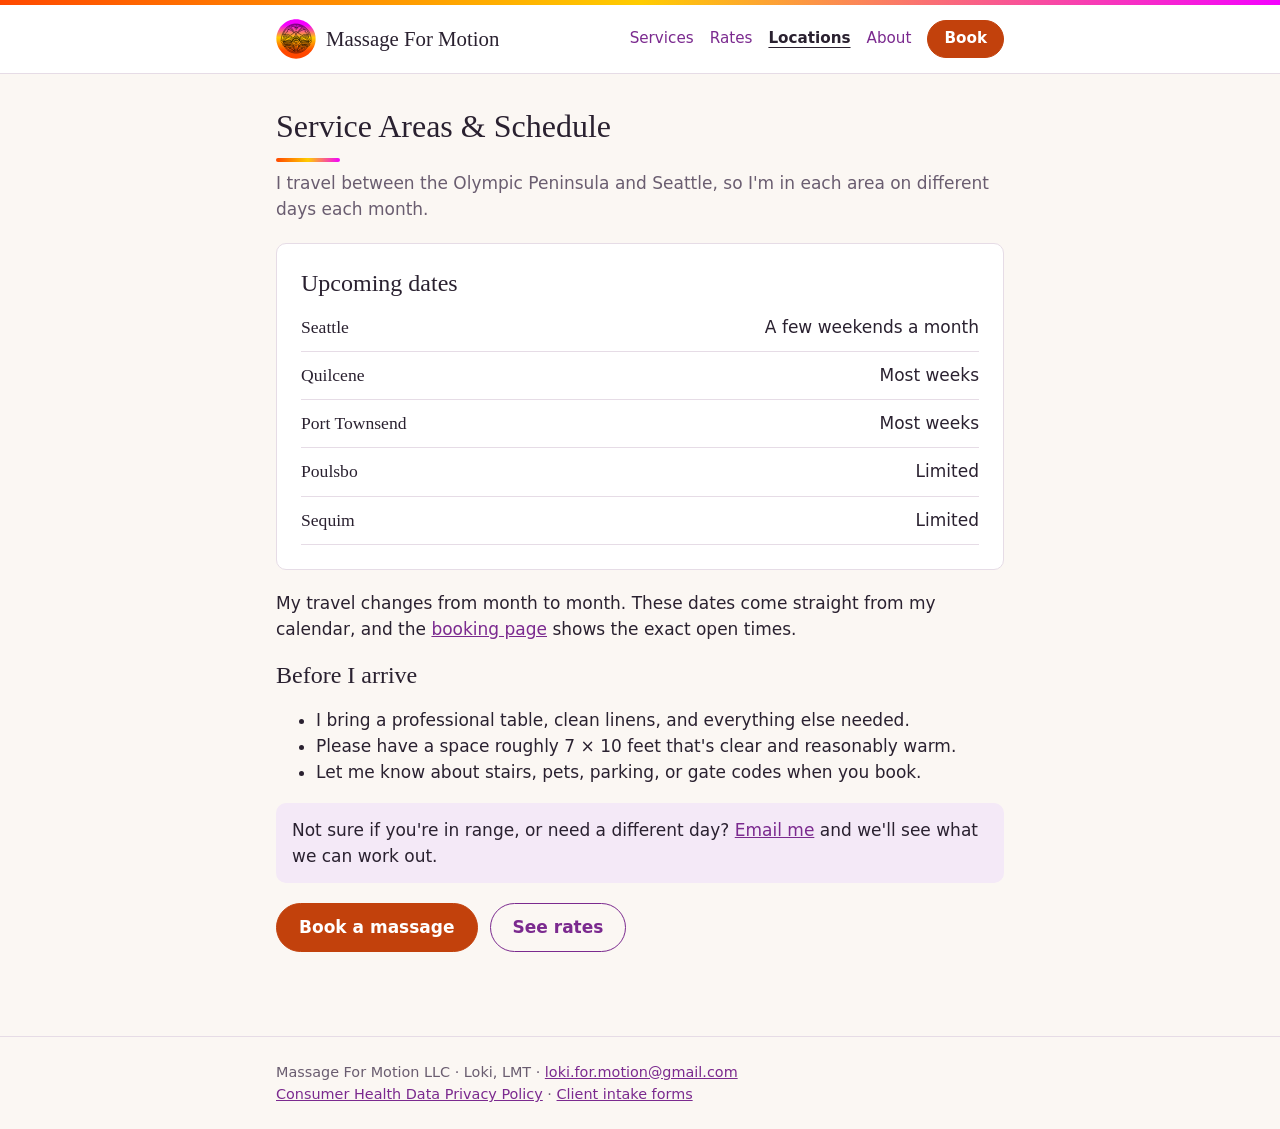
<file: locations.html>
<!doctype html>
<html lang="en">
<head>
  <meta charset="utf-8">
  <meta name="viewport" content="width=device-width, initial-scale=1">
  <title>Service Areas & Schedule</title>
  <meta name="description" content="Mobile massage in Seattle, Quilcene, Port Townsend, Poulsbo, and Sequim. See my upcoming dates in each area.">
  <link rel="icon" href="assets/logo.svg" type="image/svg+xml">
  <link rel="icon" href="assets/icon-32.png" sizes="32x32" type="image/png">
  <link rel="apple-touch-icon" href="assets/icon-180.png">
  <link rel="stylesheet" href="assets/style.css">
</head>
<body>
<header class="site-header">
  <div class="wrap">
    <a class="brand" href="index.html"><img src="assets/logo.svg" alt="" width="40" height="40">Massage For Motion</a>
    <nav aria-label="Main"><a href="services.html">Services</a><a href="rates.html">Rates</a><a href="locations.html" aria-current="page">Locations</a><a href="about.html">About</a><a class="btn" href="book.html">Book</a></nav>
  </div>
</header>

<main>
<div class="wrap">
<h1>Service Areas &amp; Schedule</h1>
<p class="lede">I travel between the Olympic Peninsula and Seattle, so I'm in each area on different days each month.</p>

<div class="card">
  <h2>Upcoming dates</h2>
  <ul class="schedule" id="schedule">
    <li data-loc="seattle"><strong>Seattle</strong><span>A few weekends a month</span></li>
    <li data-loc="quilcene"><strong>Quilcene</strong><span>Most weeks</span></li>
    <li data-loc="port-townsend"><strong>Port Townsend</strong><span>Most weeks</span></li>
    <li data-loc="poulsbo"><strong>Poulsbo</strong><span>Limited</span></li>
    <li data-loc="sequim"><strong>Sequim</strong><span>Limited</span></li>
  </ul>
</div>

<p>My travel changes from month to month. These dates come straight from my calendar, and the <a href="book.html">booking page</a> shows the exact open times.</p>

<h2>Before I arrive</h2>
<ul>
  <li>I bring a professional table, clean linens, and everything else needed.</li>
  <li>Please have a space roughly 7 × 10 feet that's clear and reasonably warm.</li>
  <li>Let me know about stairs, pets, parking, or gate codes when you book.</li>
</ul>

<div class="note">Not sure if you're in range, or need a different day? <a href="mailto:loki.for.motion@gmail.com">Email me</a> and we'll see what we can work out.</div>
<div class="actions"><a class="btn" href="book.html">Book a massage</a><a class="btn secondary" href="rates.html">See rates</a></div>
</div>
</main>

<footer class="site-footer">
  <div class="wrap">
    Massage For Motion LLC · Loki, LMT · <a href="mailto:loki.for.motion@gmail.com">loki.for.motion@gmail.com</a><br>
    <a href="privacy.html">Consumer Health Data Privacy Policy</a> · <a href="intake.html">Client intake forms</a>
  </div>
</footer>
<script src="assets/config.js"></script>
<script src="assets/locations.js"></script>

</body>
</html>
</file>
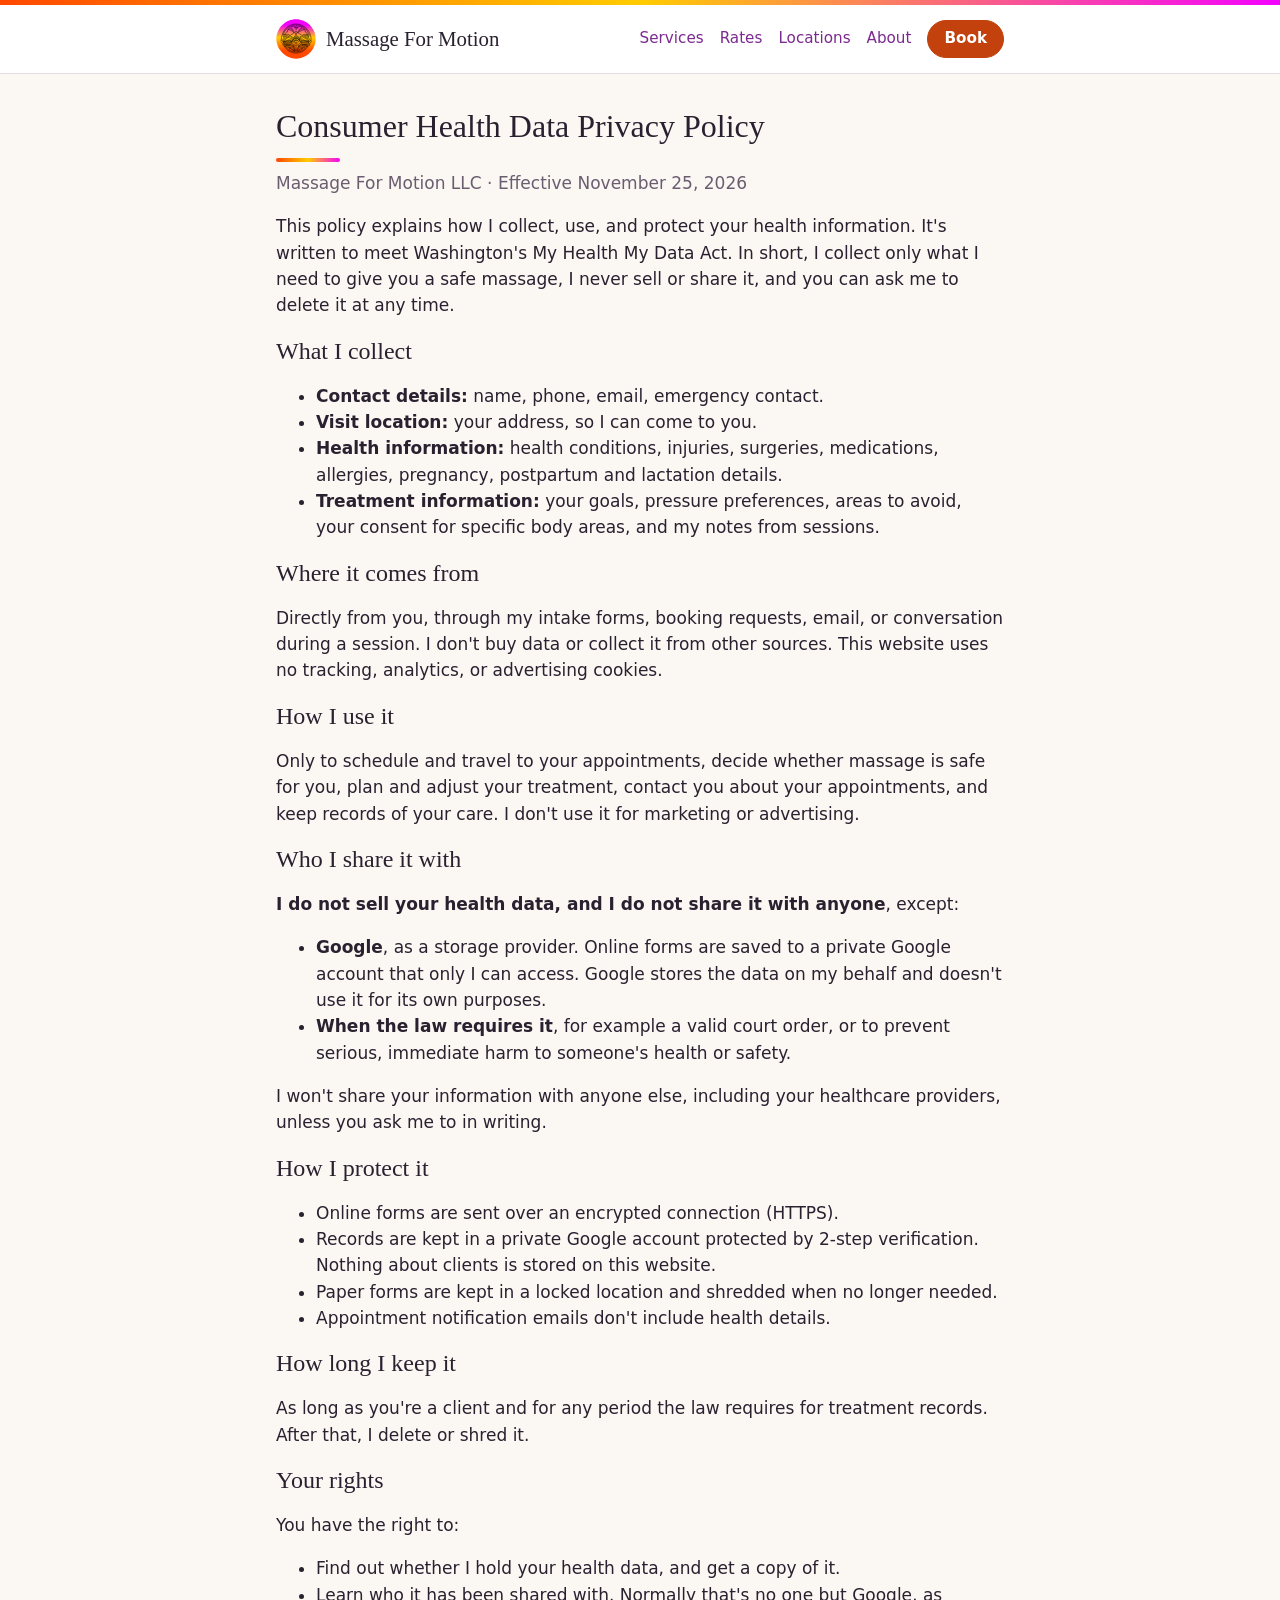
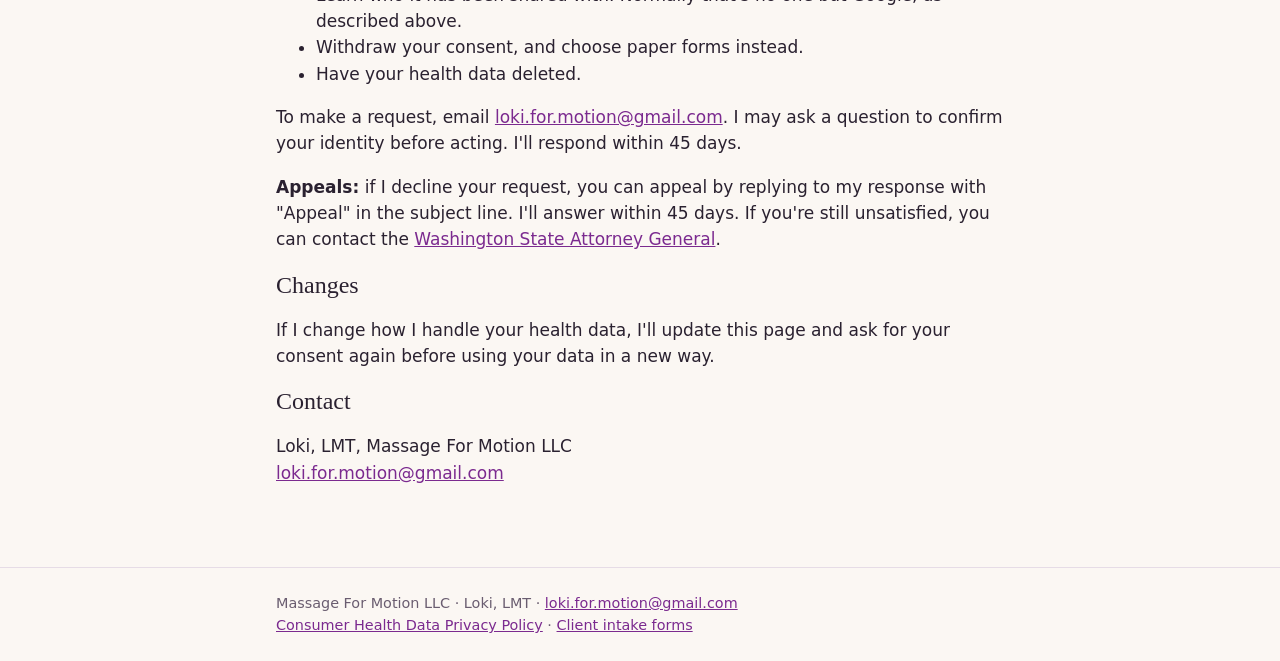
<file: privacy.html>
<!doctype html>
<html lang="en">
<head>
  <meta charset="utf-8">
  <meta name="viewport" content="width=device-width, initial-scale=1">
  <title>Health Data Privacy Policy</title>
  <meta name="description" content="How Massage For Motion collects, uses, stores, and protects consumer health data under Washington's My Health My Data Act.">
  <link rel="icon" href="assets/logo.svg" type="image/svg+xml">
  <link rel="icon" href="assets/icon-32.png" sizes="32x32" type="image/png">
  <link rel="apple-touch-icon" href="assets/icon-180.png">
  <link rel="stylesheet" href="assets/style.css">
</head>
<body>
<header class="site-header">
  <div class="wrap">
    <a class="brand" href="index.html"><img src="assets/logo.svg" alt="" width="40" height="40">Massage For Motion</a>
    <nav aria-label="Main"><a href="services.html">Services</a><a href="rates.html">Rates</a><a href="locations.html">Locations</a><a href="about.html">About</a><a class="btn" href="book.html">Book</a></nav>
  </div>
</header>

<main>
<div class="wrap">
  <h1>Consumer Health Data Privacy Policy</h1>
  <p class="lede">Massage For Motion LLC · Effective November 25, 2026</p>

  <p>This policy explains how I collect, use, and protect your health information. It's written to meet Washington's My Health My Data Act. In short, I collect only what I need to give you a safe massage, I never sell or share it, and you can ask me to delete it at any time.</p>

  <h2>What I collect</h2>
  <ul>
    <li><strong>Contact details:</strong> name, phone, email, emergency contact.</li>
    <li><strong>Visit location:</strong> your address, so I can come to you.</li>
    <li><strong>Health information:</strong> health conditions, injuries, surgeries, medications, allergies, pregnancy, postpartum and lactation details.</li>
    <li><strong>Treatment information:</strong> your goals, pressure preferences, areas to avoid, your consent for specific body areas, and my notes from sessions.</li>
  </ul>

  <h2>Where it comes from</h2>
  <p>Directly from you, through my intake forms, booking requests, email, or conversation during a session. I don't buy data or collect it from other sources. This website uses no tracking, analytics, or advertising cookies.</p>

  <h2>How I use it</h2>
  <p>Only to schedule and travel to your appointments, decide whether massage is safe for you, plan and adjust your treatment, contact you about your appointments, and keep records of your care. I don't use it for marketing or advertising.</p>

  <h2>Who I share it with</h2>
  <p><strong>I do not sell your health data, and I do not share it with anyone</strong>, except:</p>
  <ul>
    <li><strong>Google</strong>, as a storage provider. Online forms are saved to a private Google account that only I can access. Google stores the data on my behalf and doesn't use it for its own purposes.</li>
    <li><strong>When the law requires it</strong>, for example a valid court order, or to prevent serious, immediate harm to someone's health or safety.</li>
  </ul>
  <p>I won't share your information with anyone else, including your healthcare providers, unless you ask me to in writing.</p>

  <h2>How I protect it</h2>
  <ul>
    <li>Online forms are sent over an encrypted connection (HTTPS).</li>
    <li>Records are kept in a private Google account protected by 2-step verification. Nothing about clients is stored on this website.</li>
    <li>Paper forms are kept in a locked location and shredded when no longer needed.</li>
    <li>Appointment notification emails don't include health details.</li>
  </ul>

  <h2>How long I keep it</h2>
  <p>As long as you're a client and for any period the law requires for treatment records. After that, I delete or shred it.</p>

  <h2>Your rights</h2>
  <p>You have the right to:</p>
  <ul>
    <li>Find out whether I hold your health data, and get a copy of it.</li>
    <li>Learn who it has been shared with. Normally that's no one but Google, as described above.</li>
    <li>Withdraw your consent, and choose paper forms instead.</li>
    <li>Have your health data deleted.</li>
  </ul>
  <p>To make a request, email <a href="mailto:loki.for.motion@gmail.com">loki.for.motion@gmail.com</a>. I may ask a question to confirm your identity before acting. I'll respond within 45 days.</p>
  <p><strong>Appeals:</strong> if I decline your request, you can appeal by replying to my response with "Appeal" in the subject line. I'll answer within 45 days. If you're still unsatisfied, you can contact the <a href="https://www.atg.wa.gov/file-complaint">Washington State Attorney General</a>.</p>

  <h2>Changes</h2>
  <p>If I change how I handle your health data, I'll update this page and ask for your consent again before using your data in a new way.</p>

  <h2>Contact</h2>
  <p>Loki, LMT, Massage For Motion LLC<br><a href="mailto:loki.for.motion@gmail.com">loki.for.motion@gmail.com</a></p>
</div>
</main>

<footer class="site-footer">
  <div class="wrap">
    Massage For Motion LLC · Loki, LMT · <a href="mailto:loki.for.motion@gmail.com">loki.for.motion@gmail.com</a><br>
    <a href="privacy.html">Consumer Health Data Privacy Policy</a> · <a href="intake.html">Client intake forms</a>
  </div>
</footer>
</body>
</html>
</file>
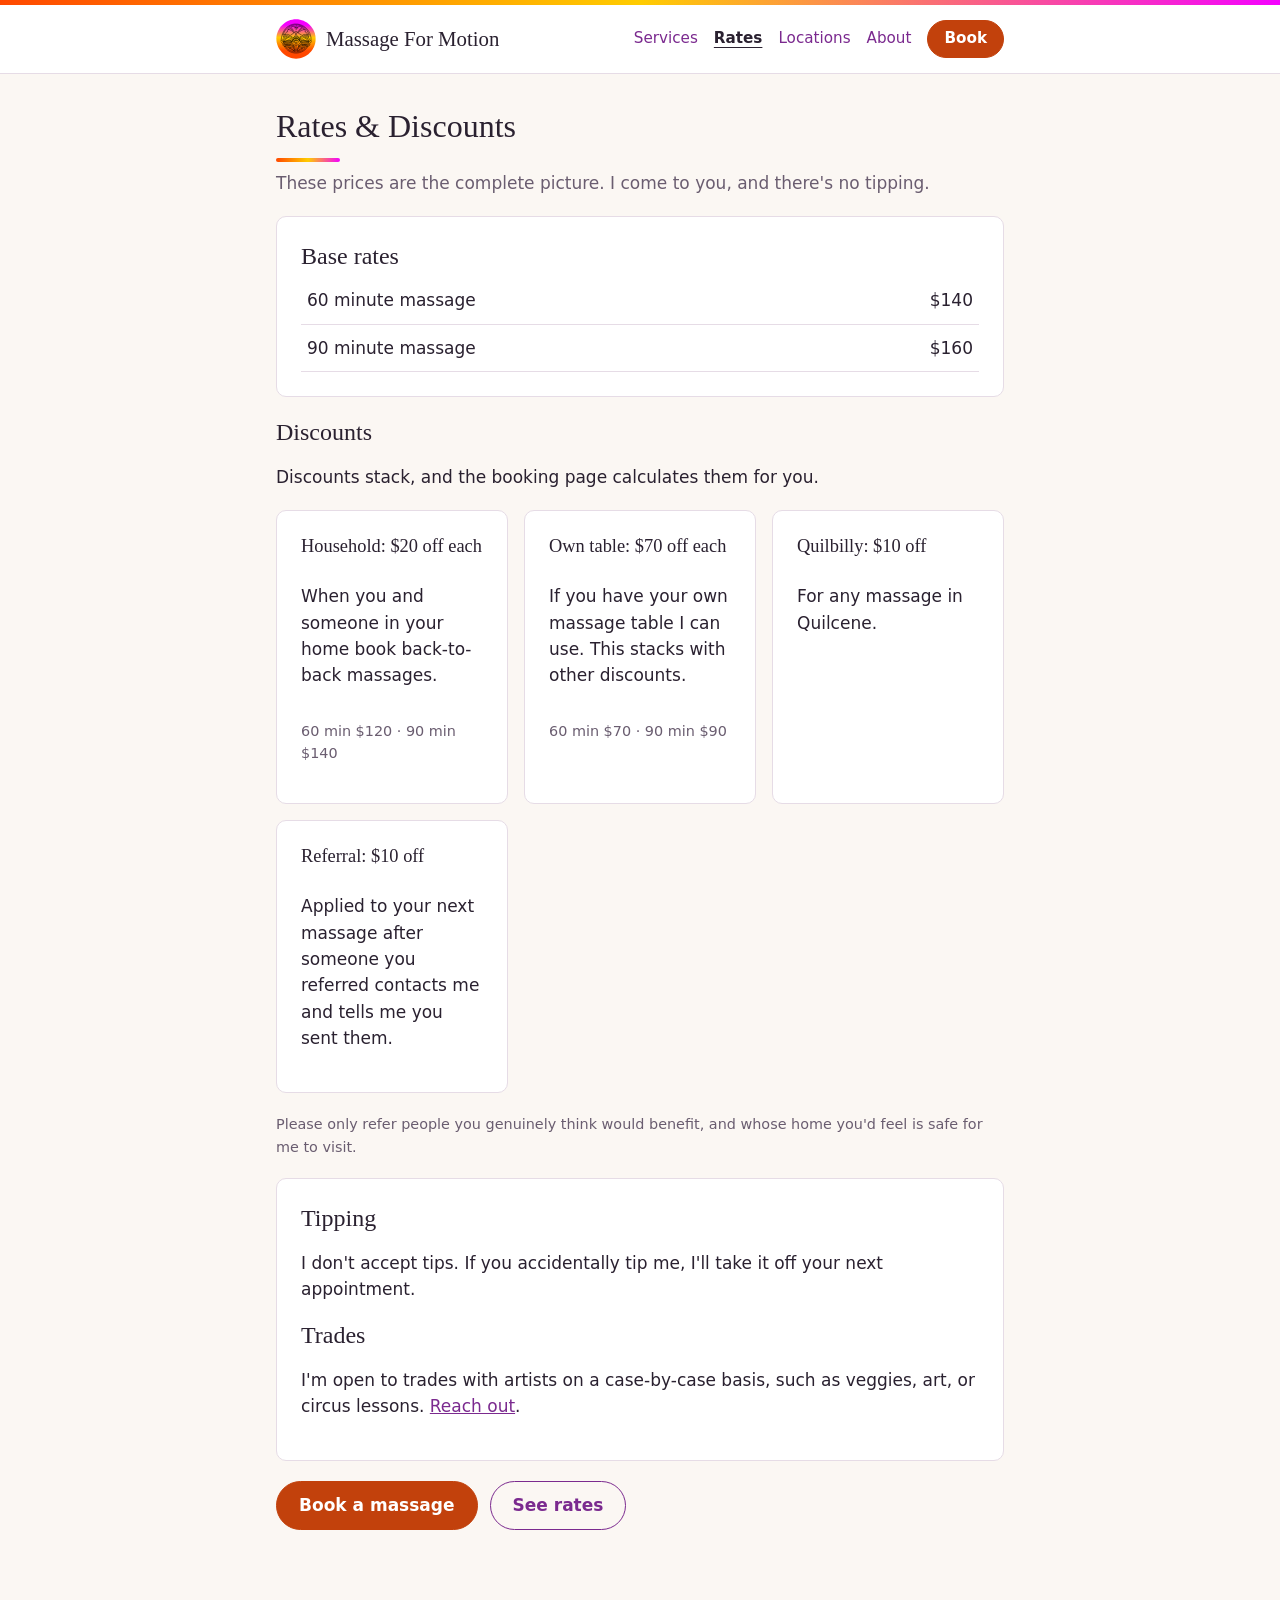
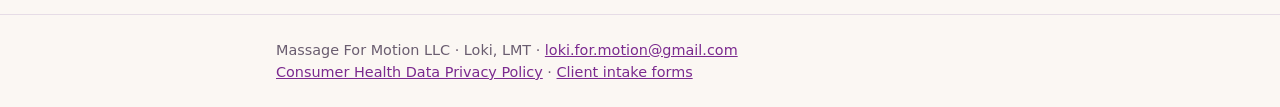
<file: rates.html>
<!doctype html>
<html lang="en">
<head>
  <meta charset="utf-8">
  <meta name="viewport" content="width=device-width, initial-scale=1">
  <title>Rates & Discounts</title>
  <meta name="description" content="Massage For Motion rates: 60 minutes $140, 90 minutes $160, with household, own-table, Quilcene, and referral discounts. No tipping.">
  <link rel="icon" href="assets/logo.svg" type="image/svg+xml">
  <link rel="icon" href="assets/icon-32.png" sizes="32x32" type="image/png">
  <link rel="apple-touch-icon" href="assets/icon-180.png">
  <link rel="stylesheet" href="assets/style.css">
</head>
<body>
<header class="site-header">
  <div class="wrap">
    <a class="brand" href="index.html"><img src="assets/logo.svg" alt="" width="40" height="40">Massage For Motion</a>
    <nav aria-label="Main"><a href="services.html">Services</a><a href="rates.html" aria-current="page">Rates</a><a href="locations.html">Locations</a><a href="about.html">About</a><a class="btn" href="book.html">Book</a></nav>
  </div>
</header>

<main>
<div class="wrap">
<h1>Rates &amp; Discounts</h1>
<p class="lede">These prices are the complete picture. I come to you, and there's no tipping.</p>

<div class="card">
  <h2>Base rates</h2>
  <table class="prices">
    <tr><td>60 minute massage</td><td class="num">$140</td></tr>
    <tr><td>90 minute massage</td><td class="num">$160</td></tr>
  </table>
</div>

<h2 id="discounts">Discounts</h2>
<p>Discounts stack, and the booking page calculates them for you.</p>
<div class="grid">
  <div class="card"><h3>Household: $20 off each</h3><p>When you and someone in your home book back-to-back massages.</p><p class="hint">60 min $120 · 90 min $140</p></div>
  <div class="card"><h3>Own table: $70 off each</h3><p>If you have your own massage table I can use. This stacks with other discounts.</p><p class="hint">60 min $70 · 90 min $90</p></div>
  <div class="card"><h3>Quilbilly: $10 off</h3><p>For any massage in Quilcene.</p></div>
  <div class="card"><h3>Referral: $10 off</h3><p>Applied to your next massage after someone you referred contacts me and tells me you sent them.</p></div>
</div>
<p class="hint">Please only refer people you genuinely think would benefit, and whose home you'd feel is safe for me to visit.</p>

<div class="card">
  <h2>Tipping</h2>
  <p>I don't accept tips. If you accidentally tip me, I'll take it off your next appointment.</p>
  <h2>Trades</h2>
  <p>I'm open to trades with artists on a case-by-case basis, such as veggies, art, or circus lessons. <a href="mailto:loki.for.motion@gmail.com">Reach out</a>.</p>
</div>
<div class="actions"><a class="btn" href="book.html">Book a massage</a><a class="btn secondary" href="rates.html">See rates</a></div>
</div>
</main>

<footer class="site-footer">
  <div class="wrap">
    Massage For Motion LLC · Loki, LMT · <a href="mailto:loki.for.motion@gmail.com">loki.for.motion@gmail.com</a><br>
    <a href="privacy.html">Consumer Health Data Privacy Policy</a> · <a href="intake.html">Client intake forms</a>
  </div>
</footer>

</body>
</html>
</file>
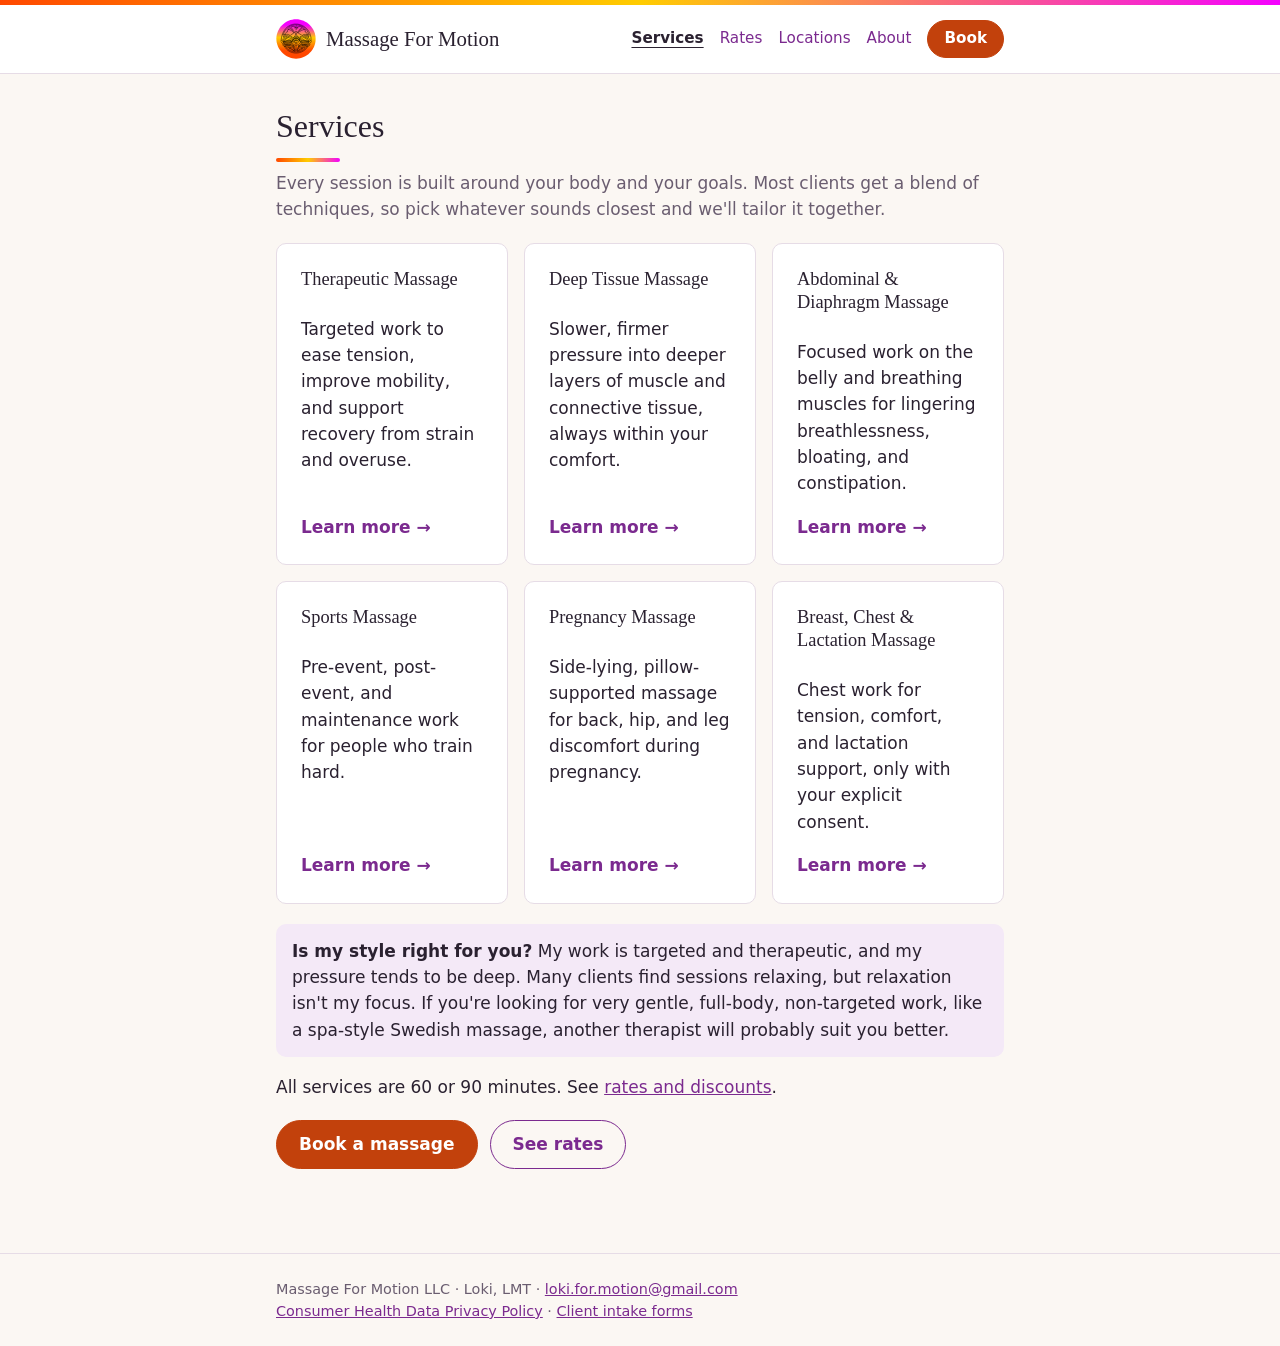
<file: services.html>
<!doctype html>
<html lang="en">
<head>
  <meta charset="utf-8">
  <meta name="viewport" content="width=device-width, initial-scale=1">
  <title>Massage Services</title>
  <meta name="description" content="Therapeutic, deep tissue, sports, pregnancy, and breast/chest and lactation massage from Massage For Motion.">
  <link rel="icon" href="assets/logo.svg" type="image/svg+xml">
  <link rel="icon" href="assets/icon-32.png" sizes="32x32" type="image/png">
  <link rel="apple-touch-icon" href="assets/icon-180.png">
  <link rel="stylesheet" href="assets/style.css">
</head>
<body>
<header class="site-header">
  <div class="wrap">
    <a class="brand" href="index.html"><img src="assets/logo.svg" alt="" width="40" height="40">Massage For Motion</a>
    <nav aria-label="Main"><a href="services.html" aria-current="page">Services</a><a href="rates.html">Rates</a><a href="locations.html">Locations</a><a href="about.html">About</a><a class="btn" href="book.html">Book</a></nav>
  </div>
</header>

<main>
<div class="wrap">
<h1>Services</h1>
<p class="lede">Every session is built around your body and your goals. Most clients get a blend of techniques, so pick whatever sounds closest and we'll tailor it together.</p>

<div class="grid">
  <a class="card" href="therapeutic.html"><h3>Therapeutic Massage</h3><p>Targeted work to ease tension, improve mobility, and support recovery from strain and overuse.</p><span class="more">Learn more →</span></a>
  <a class="card" href="therapeutic.html#deep-tissue"><h3>Deep Tissue Massage</h3><p>Slower, firmer pressure into deeper layers of muscle and connective tissue, always within your comfort.</p><span class="more">Learn more →</span></a>
  <a class="card" href="abdominal.html"><h3>Abdominal &amp; Diaphragm Massage</h3><p>Focused work on the belly and breathing muscles for lingering breathlessness, bloating, and constipation.</p><span class="more">Learn more →</span></a>
  <a class="card" href="sports.html"><h3>Sports Massage</h3><p>Pre-event, post-event, and maintenance work for people who train hard.</p><span class="more">Learn more →</span></a>
  <a class="card" href="pregnancy.html"><h3>Pregnancy Massage</h3><p>Side-lying, pillow-supported massage for back, hip, and leg discomfort during pregnancy.</p><span class="more">Learn more →</span></a>
  <a class="card" href="lactation.html"><h3>Breast, Chest &amp; Lactation Massage</h3><p>Chest work for tension, comfort, and lactation support, only with your explicit consent.</p><span class="more">Learn more →</span></a>
</div>

<div class="note">
  <strong>Is my style right for you?</strong> My work is targeted and therapeutic, and my pressure tends to be deep. Many clients find sessions relaxing, but relaxation isn't my focus. If you're looking for very gentle, full-body, non-targeted work, like a spa-style Swedish massage, another therapist will probably suit you better.
</div>

<p>All services are 60 or 90 minutes. See <a href="rates.html">rates and discounts</a>.</p>
<div class="actions"><a class="btn" href="book.html">Book a massage</a><a class="btn secondary" href="rates.html">See rates</a></div>
</div>
</main>

<footer class="site-footer">
  <div class="wrap">
    Massage For Motion LLC · Loki, LMT · <a href="mailto:loki.for.motion@gmail.com">loki.for.motion@gmail.com</a><br>
    <a href="privacy.html">Consumer Health Data Privacy Policy</a> · <a href="intake.html">Client intake forms</a>
  </div>
</footer>

</body>
</html>
</file>
<file: assets/style.css>
/* Massage For Motion — shared styles.
   System fonts only: no third-party font requests, so visitors' browsing isn't shared with anyone. */

:root {
  /* Colors drawn from the moth logo's sunset: orange → yellow → purple. */
  --bg: #fbf7f3;
  --surface: #ffffff;
  --text: #2a2130;
  --muted: #6a5d70;
  --line: #e6dce6;
  --accent: #7b2a8f;        /* plum: links, headings accents, selected options */
  --accent-strong: #5b1d6b;
  --accent-soft: #f4e9f7;
  --cta: #c2410c;           /* sunset orange: Book buttons */
  --cta-strong: #9a3412;
  --on-cta: #ffffff;
  --warn-soft: #fff5d9;
  --warn-line: #ecc867;
  --error: #b42318;
  --sunset: linear-gradient(90deg, #ff4800 0%, #ffcc00 50%, #f400ff 100%);
  --sunset-glow: linear-gradient(180deg, rgba(244, 0, 255, 0.07) 0%, rgba(255, 204, 0, 0.10) 60%, rgba(255, 72, 0, 0.14) 100%);
  --radius: 10px;
  --font: system-ui, -apple-system, "Segoe UI", Roboto, "Helvetica Neue", Arial, sans-serif;
  --serif: Georgia, "Iowan Old Style", "Times New Roman", serif;
}

@media (prefers-color-scheme: dark) {
  :root:not([data-theme="light"]) {
    --bg: #18131c;
    --surface: #221b28;
    --text: #f1eaf3;
    --muted: #b6a8bd;
    --line: #3a2f42;
    --accent: #e0a8f0;
    --accent-strong: #f0cdf8;
    --accent-soft: #33243c;
    --cta: #ff8c4a;
    --cta-strong: #ffa66e;
    --on-cta: #1a1210;
    --warn-soft: #3a2f17;
    --warn-line: #8a6d2a;
    --error: #ff9b8a;
    --sunset-glow: linear-gradient(180deg, rgba(244, 0, 255, 0.10) 0%, rgba(255, 204, 0, 0.06) 60%, rgba(255, 72, 0, 0.14) 100%);
  }
}

* { box-sizing: border-box; }

body {
  margin: 0;
  background: var(--bg);
  color: var(--text);
  font-family: var(--font);
  font-size: 17px;
  line-height: 1.55;
}

a { color: var(--accent); }
a:hover { color: var(--accent-strong); }

.wrap { max-width: 760px; margin: 0 auto; padding: 0 16px; }

.site-header { border-bottom: 1px solid var(--line); background: var(--surface); }
.site-header .wrap { display: flex; align-items: center; justify-content: space-between; gap: 12px; padding-top: 14px; padding-bottom: 14px; flex-wrap: wrap; }
.brand { font-family: var(--serif); font-size: 1.3rem; color: var(--text); text-decoration: none; display: inline-flex; align-items: center; gap: 10px; }
.brand img { width: 40px; height: 40px; flex: none; }
body::before { content: ""; display: block; height: 5px; background: var(--sunset); }
.site-header nav a { margin-left: 16px; text-decoration: none; font-size: 0.95rem; }

main { padding: 32px 0 64px; }

h1, h2, h3 { font-family: var(--serif); font-weight: normal; line-height: 1.25; }
h1 { font-size: 2rem; margin: 0 0 8px; }
h2 { font-size: 1.5rem; margin: 0 0 6px; }
h3 { font-size: 1.15rem; margin: 28px 0 8px; }
.lede { color: var(--muted); margin-top: 0; }

.card {
  background: var(--surface);
  border: 1px solid var(--line);
  border-radius: var(--radius);
  padding: 24px;
  margin: 20px 0;
}

.note {
  background: var(--accent-soft);
  border-radius: var(--radius);
  padding: 14px 16px;
  margin: 16px 0;
}
.note.warn { background: var(--warn-soft); border: 1px solid var(--warn-line); }

/* ---------- forms ---------- */

fieldset { border: 0; padding: 0; margin: 0; min-width: 0; }
fieldset.card { padding: 24px; margin: 20px 0; }
/* Browsers draw a legend on top of the fieldset's border; floating it puts it back inside the box. */
legend { padding: 0; float: left; width: 100%; }
legend + * { clear: both; }
legend h2 { margin-top: 0; }

.field { margin: 16px 0; }
.field > label, .field > .label { display: block; font-weight: 600; margin-bottom: 4px; }
.hint { display: block; color: var(--muted); font-size: 0.9rem; font-weight: normal; }

input[type="text"], input[type="email"], input[type="tel"], input[type="date"],
input[type="number"], textarea, select {
  width: 100%;
  font: inherit;
  color: var(--text);
  background: var(--bg);
  border: 1px solid var(--line);
  border-radius: 6px;
  padding: 10px 12px;
}
textarea { min-height: 84px; resize: vertical; }
input:focus, textarea:focus, select:focus { outline: 2px solid var(--accent); outline-offset: 1px; }

.row { display: grid; grid-template-columns: 1fr 1fr; gap: 0 16px; }
@media (max-width: 560px) { .row { grid-template-columns: 1fr; } }

.check, .radio { display: flex; gap: 10px; align-items: flex-start; margin: 8px 0; font-weight: normal; }
.check input, .radio input { margin-top: 5px; width: 18px; height: 18px; flex: none; accent-color: var(--accent); }

.checks-grid { display: grid; grid-template-columns: repeat(2, minmax(0, 1fr)); gap: 0 16px; }
@media (max-width: 560px) { .checks-grid { grid-template-columns: 1fr; } }

.agree-list { list-style: none; padding: 0; margin: 0; }
.agree-list li { border-top: 1px solid var(--line); padding: 4px 0; }
.agree-list li:first-child { border-top: 0; }

.consent-table { width: 100%; border-collapse: collapse; margin: 8px 0; }
.consent-table th, .consent-table td { border-bottom: 1px solid var(--line); padding: 10px 6px; text-align: left; vertical-align: top; }
.consent-table th { font-size: 0.9rem; color: var(--muted); font-weight: 600; }
.consent-table td.area { font-weight: 600; }
.consent-table label { display: flex; gap: 8px; align-items: center; font-weight: normal; }
@media (max-width: 560px) {
  .consent-table thead { display: none; }
  .consent-table tr { display: block; border-bottom: 1px solid var(--line); padding: 8px 0; }
  .consent-table td { display: block; border: 0; padding: 4px 0; }
}

.signature { border-top: 1px solid var(--line); margin-top: 24px; padding-top: 8px; }

.btn {
  display: inline-block;
  font: inherit;
  font-weight: 600;
  border-radius: 999px;
  padding: 10px 22px;
  border: 1px solid var(--cta);
  background: var(--cta);
  color: var(--on-cta);
  cursor: pointer;
  text-decoration: none;
}
.btn:hover { background: var(--cta-strong); border-color: var(--cta-strong); color: var(--on-cta); }
.btn.secondary { background: transparent; border-color: var(--accent); color: var(--accent); }
.btn.secondary:hover { background: var(--accent-soft); color: var(--accent-strong); }
.btn[disabled] { opacity: 0.6; cursor: wait; }

.step-nav { display: flex; justify-content: space-between; gap: 12px; margin-top: 24px; flex-wrap: wrap; }

.progress { display: flex; gap: 6px; list-style: none; padding: 0; margin: 20px 0 0; flex-wrap: wrap; }
.progress li { flex: 1 1 120px; font-size: 0.85rem; color: var(--muted); border-top: 4px solid var(--line); padding-top: 6px; }
.progress li.active { color: var(--text); border-color: var(--accent); font-weight: 600; }
.progress li.done { border-color: var(--accent); }

.error-msg { color: var(--error); font-weight: 600; }
.hidden { display: none !important; }
.hp { position: absolute; left: -9999px; width: 1px; height: 1px; overflow: hidden; }

.site-footer { border-top: 1px solid var(--line); color: var(--muted); font-size: 0.9rem; padding: 24px 0; }

/* ---------- printing: blank paper forms ---------- */
.print-only { display: none; }

@media print {
  :root { --bg: #fff; --surface: #fff; --text: #000; --muted: #333; --line: #999; --accent: #000; --accent-soft: #fff; --warn-soft: #fff; }
  body { font-size: 11pt; }
  .site-header, .site-footer, .progress, .step-nav, .no-print, .intro-card { display: none !important; }
  .print-only { display: block; }
  main { padding: 0; }
  .card, fieldset.card { border: 0; padding: 0; margin: 0; }
  .step { display: block !important; break-before: page; }
  .step:first-of-type { break-before: auto; }
  .hidden.conditional { display: block !important; }
  input[type="text"], input[type="email"], input[type="tel"], input[type="date"], input[type="number"], select {
    border: 0; border-bottom: 1px solid #000; border-radius: 0; background: none; height: 1.8em;
  }
  textarea { border: 1px solid #000; min-height: 5em; }
  select { appearance: none; }
  .consent-table tr, .field, .agree-list li, .check, .radio { break-inside: avoid; }
  /* Pack the paper forms tightly. Firefox splits grids and multi-column blocks badly across pages, so avoid them in print. */
  body { font-size: 10.5pt; line-height: 1.35; }
  h2 { font-size: 15pt; margin-bottom: 4px; }
  h3 { font-size: 11.5pt; margin: 12px 0 4px; break-after: avoid; }
  p { margin: 4px 0 6px; }
  .field { margin: 6px 0; }
  .check, .radio { margin: 3px 0; }
  .check input, .radio input { margin-top: 2px; width: 13px; height: 13px; }
  /* Inline items flow like lines of text, which every browser splits across pages cleanly
     (Firefox spills the last item of a multi-column block onto its own page). */
  .checks-grid { display: block; }
  .checks-grid .check { display: inline-flex; width: 49%; vertical-align: top; padding-right: 12px; }
  .row { display: flex; gap: 16px; }
  .row > * { flex: 1; }
  textarea { min-height: 3.2em; }
  .agree-list li { padding: 2px 0; }
  .consent-table th, .consent-table td { padding: 4px 6px; }
  .signature { margin-top: 12px; }
  .note { padding: 6px 0; margin: 8px 0; }
  a { color: #000; text-decoration: none; }
}

/* ---------- site pages ---------- */
.site-header nav { display: flex; flex-wrap: wrap; align-items: center; gap: 4px 16px; }
.site-header nav a { margin-left: 0; }
.site-header nav a[aria-current="page"] { color: var(--text); font-weight: 600; text-decoration: underline; text-underline-offset: 4px; }
.site-header nav .btn { padding: 6px 16px; color: var(--on-cta); }

.hero {
  position: relative; overflow: hidden; isolation: isolate;
  margin: 8px 0 36px; padding: 36px 24px 20px;
  border-radius: 16px; background: var(--sunset-glow); border: 1px solid var(--line);
}
.hero::before {
  content: ""; position: absolute; z-index: -1;
  width: 340px; height: 340px; right: -130px; top: 50%; transform: translateY(-50%);
  background: url("logo.svg") center / contain no-repeat; opacity: 0.14;
}
@media (max-width: 560px) { .hero::before { width: 260px; height: 260px; right: -110px; opacity: 0.12; } }
.hero h1 { font-size: clamp(2rem, 6vw, 2.8rem); }
.hero .lede { font-size: 1.15rem; max-width: 31em; }
.actions { display: flex; flex-wrap: wrap; gap: 12px; margin: 20px 0; }

.grid { display: grid; grid-template-columns: repeat(auto-fit, minmax(220px, 1fr)); gap: 16px; margin: 20px 0; }
.grid .card { margin: 0; display: flex; flex-direction: column; }
.grid .card h3 { margin-top: 0; }
.grid .card p { flex: 1; }
a.card { color: inherit; text-decoration: none; transition: border-color .15s; }
a.card:hover { border-color: var(--accent); }
.more { color: var(--accent); font-weight: 600; }

.prices { width: 100%; border-collapse: collapse; }
.prices th, .prices td { text-align: left; padding: 10px 6px; border-bottom: 1px solid var(--line); }
.prices td.num, .prices th.num { text-align: right; font-variant-numeric: tabular-nums; }

.schedule { list-style: none; padding: 0; margin: 0; }
.schedule li { display: flex; justify-content: space-between; gap: 12px; padding: 10px 0; border-bottom: 1px solid var(--line); flex-wrap: wrap; }
.schedule li strong { font-family: var(--serif); font-weight: normal; font-size: 1.1rem; }

.photo { width: 100%; max-width: 320px; border-radius: var(--radius); display: block; margin: 8px 0 16px; }

/* booking */
.choices { display: flex; flex-wrap: wrap; gap: 8px; }
.chip {
  font: inherit; border: 1px solid var(--line); background: var(--bg); color: var(--text);
  border-radius: 999px; padding: 8px 16px; cursor: pointer;
}
.chip:hover { border-color: var(--accent); }
.chip[aria-pressed="true"] { background: var(--accent); border-color: var(--accent); color: var(--bg); font-weight: 600; }
.person-row { display: flex; flex-wrap: wrap; gap: 8px 16px; align-items: center; padding: 8px 0; border-bottom: 1px solid var(--line); }
.person-row .who { min-width: 80px; font-weight: 600; }
.summary { font-variant-numeric: tabular-nums; }
.summary div { display: flex; justify-content: space-between; gap: 12px; padding: 4px 0; }
.summary .total { border-top: 1px solid var(--line); margin-top: 6px; padding-top: 8px; font-weight: 700; }
.loading { color: var(--muted); font-style: italic; }

/* photos: a slot disappears automatically if its image file doesn't exist */
.photo-slot { margin: 16px 0 24px; }
.photo-slot img { display: block; width: 100%; max-height: 460px; object-fit: cover; border-radius: var(--radius); }

/* sunset accent under page titles */
main h1::after { content: ""; display: block; width: 64px; height: 4px; border-radius: 2px; background: var(--sunset); margin-top: 12px; }
.hero h1::after { width: 80px; }

/* round portrait with a sunset ring, echoing the logo */
.portrait { flex: none; width: 200px; height: 200px; border-radius: 50%; padding: 5px; background: var(--sunset); }
.portrait img { display: block; width: 100%; height: 100%; border-radius: 50%; object-fit: cover; object-position: 58% 25%; border: 4px solid var(--bg); }
.portrait.small { width: 120px; height: 120px; padding: 4px; }
.portrait.small img { border-width: 3px; }
.intro-with-photo { display: flex; gap: 28px; align-items: center; margin: 8px 0 16px; }
.intro-with-photo .lede { margin: 0; }
@media (max-width: 560px) { .intro-with-photo { flex-direction: column; align-items: flex-start; gap: 16px; } }
.meet { display: flex; gap: 20px; align-items: center; }
.meet h2 { margin-top: 0; }
@media (max-width: 560px) { .meet { flex-direction: column; align-items: flex-start; } }

@media print {
  body::before, main h1::after { display: none; }
}
</file>
